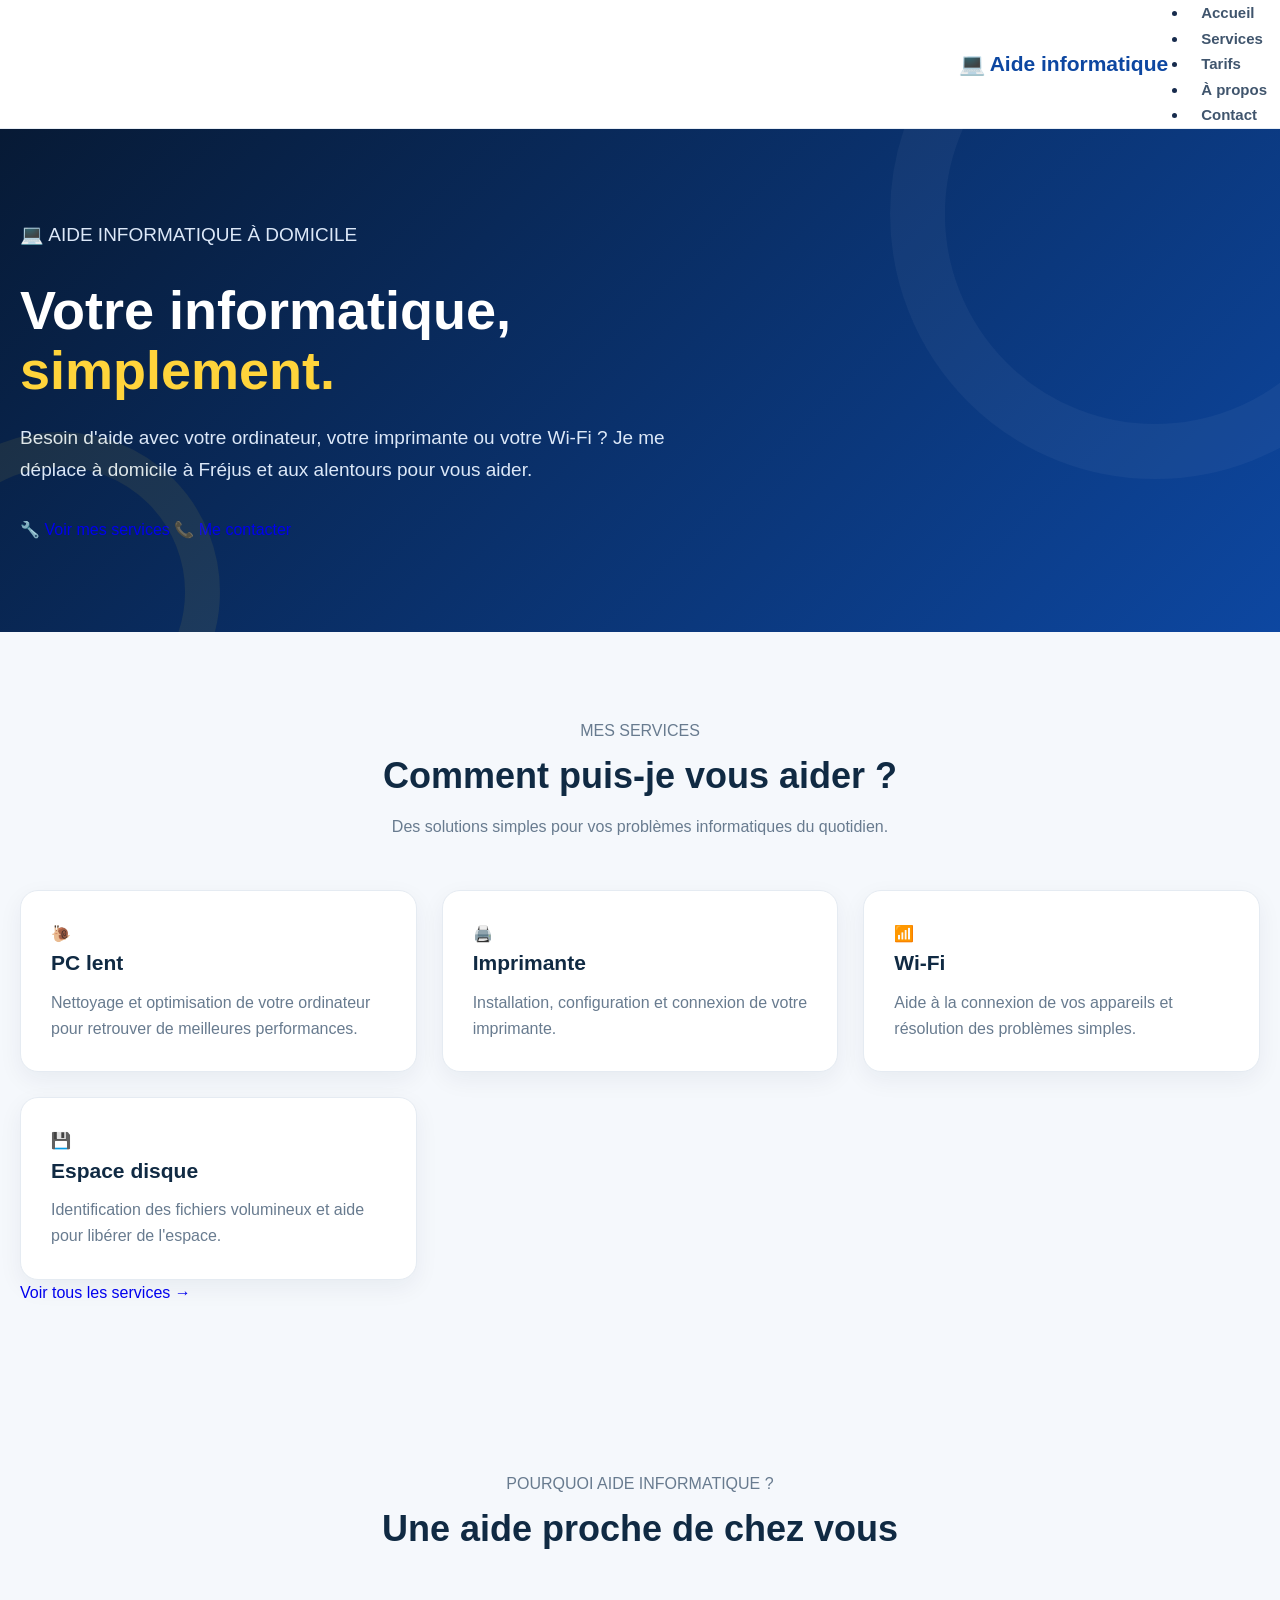
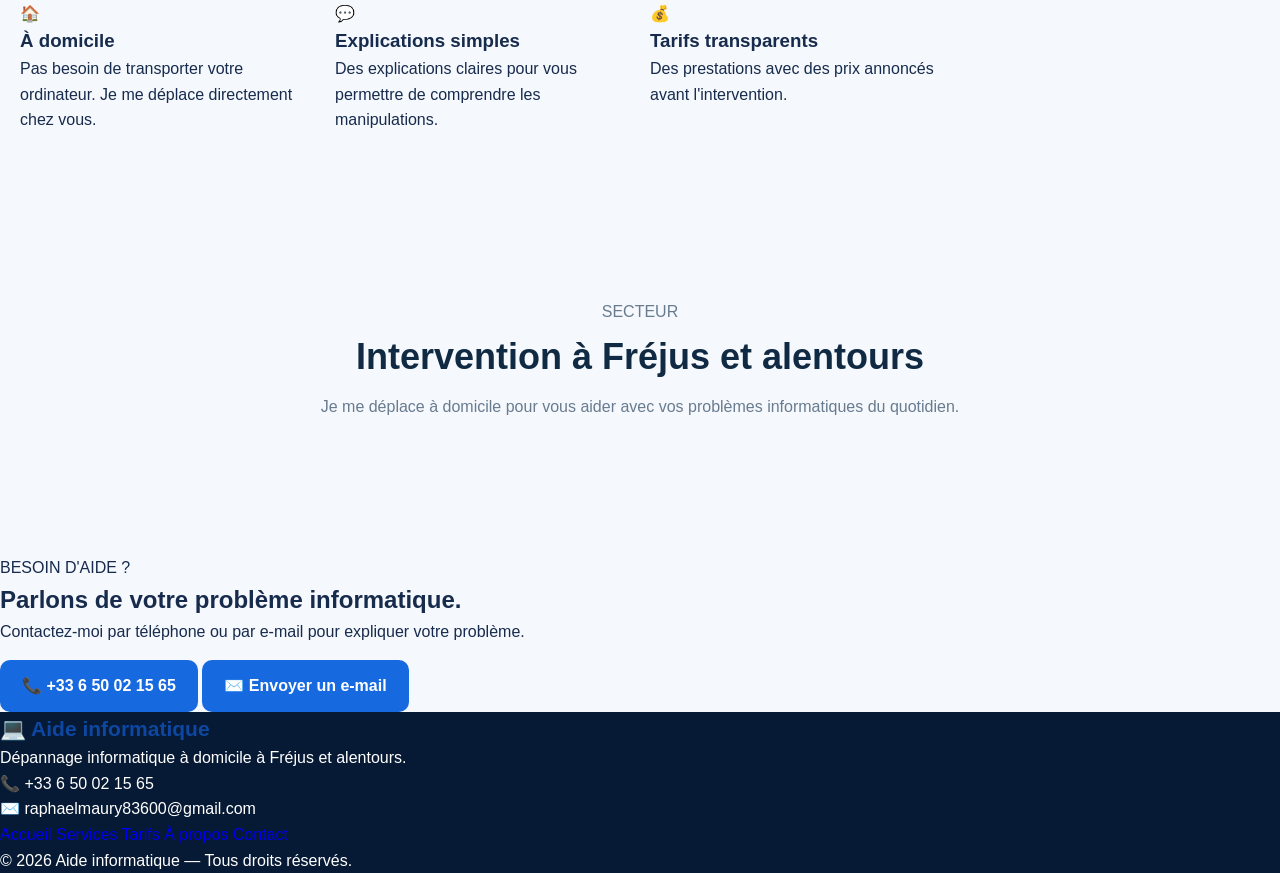
<file: index.html>
<!DOCTYPE html>
<html lang="fr">

<head>
    <meta charset="UTF-8">
    <meta name="viewport" content="width=device-width, initial-scale=1.0">

    <title>Aide informatique | Dépannage à domicile à Fréjus</title>

    <meta name="description"
        content="Aide informatique à domicile à Fréjus et alentours. PC lent, imprimante, Wi-Fi, logiciels et assistance informatique.">

    <link rel="stylesheet" href="style.css">
</head>

<body>

    <!-- ================= MENU ================= -->

    <header>
        <nav class="navbar">

            <a href="index.html" class="logo">
                💻 Aide <span>informatique</span>
            </a>

            <ul class="menu">
                <li>
                    <a href="index.html">Accueil</a>
                </li>

                <li>
                    <a href="services.html">Services</a>
                </li>

                <li>
                    <a href="tarifs.html">Tarifs</a>
                </li>

                <li>
                    <a href="apropos.html">À propos</a>
                </li>

                <li>
                    <a href="contact.html">Contact</a>
                </li>
            </ul>

        </nav>
    </header>


    <!-- ================= ACCUEIL ================= -->

    <main>

        <section class="hero">

            <div class="hero-content">

                <p class="surtitle">
                    💻 AIDE INFORMATIQUE À DOMICILE
                </p>

                <h1>
                    Votre informatique,
                    <span>simplement.</span>
                </h1>

                <p class="hero-text">
                    Besoin d'aide avec votre ordinateur, votre imprimante
                    ou votre Wi-Fi ? Je me déplace à domicile à Fréjus
                    et aux alentours pour vous aider.
                </p>

                <div class="buttons">

                    <a href="services.html" class="button">
                        🔧 Voir mes services
                    </a>

                    <a href="contact.html" class="button secondary">
                        📞 Me contacter
                    </a>

                </div>

            </div>

        </section>


        <!-- ================= SERVICES RAPIDES ================= -->

        <section class="section">

            <div class="section-title">

                <p class="surtitle">
                    MES SERVICES
                </p>

                <h2>
                    Comment puis-je vous aider ?
                </h2>

                <p>
                    Des solutions simples pour vos problèmes informatiques
                    du quotidien.
                </p>

            </div>


            <div class="services-grid">

                <div class="service-card">

                    <div class="icon">🐌</div>

                    <h3>
                        PC lent
                    </h3>

                    <p>
                        Nettoyage et optimisation de votre ordinateur
                        pour retrouver de meilleures performances.
                    </p>

                </div>


                <div class="service-card">

                    <div class="icon">🖨️</div>

                    <h3>
                        Imprimante
                    </h3>

                    <p>
                        Installation, configuration et connexion
                        de votre imprimante.
                    </p>

                </div>


                <div class="service-card">

                    <div class="icon">📶</div>

                    <h3>
                        Wi-Fi
                    </h3>

                    <p>
                        Aide à la connexion de vos appareils
                        et résolution des problèmes simples.
                    </p>

                </div>


                <div class="service-card">

                    <div class="icon">💾</div>

                    <h3>
                        Espace disque
                    </h3>

                    <p>
                        Identification des fichiers volumineux
                        et aide pour libérer de l'espace.
                    </p>

                </div>

            </div>


            <div class="center-button">

                <a href="services.html" class="button">
                    Voir tous les services →
                </a>

            </div>

        </section>


        <!-- ================= POURQUOI MOI ================= -->

        <section class="section advantages">

            <div class="section-title">

                <p class="surtitle">
                    POURQUOI AIDE INFORMATIQUE ?
                </p>

                <h2>
                    Une aide proche de chez vous
                </h2>

            </div>


            <div class="advantages-grid">

                <div>

                    <div class="big-icon">
                        🏠
                    </div>

                    <h3>
                        À domicile
                    </h3>

                    <p>
                        Pas besoin de transporter votre ordinateur.
                        Je me déplace directement chez vous.
                    </p>

                </div>


                <div>

                    <div class="big-icon">
                        💬
                    </div>

                    <h3>
                        Explications simples
                    </h3>

                    <p>
                        Des explications claires pour vous permettre
                        de comprendre les manipulations.
                    </p>

                </div>


                <div>

                    <div class="big-icon">
                        💰
                    </div>

                    <h3>
                        Tarifs transparents
                    </h3>

                    <p>
                        Des prestations avec des prix annoncés
                        avant l'intervention.
                    </p>

                </div>

            </div>

        </section>


        <!-- ================= ZONE D'INTERVENTION ================= -->

        <section class="section location">

            <div class="section-title">

                <p class="surtitle">
                    SECTEUR
                </p>

                <h2>
                    Intervention à Fréjus et alentours
                </h2>

                <p>
                    Je me déplace à domicile pour vous aider
                    avec vos problèmes informatiques du quotidien.
                </p>

            </div>

        </section>


        <!-- ================= CONTACT RAPIDE ================= -->

        <section class="contact">

            <div class="contact-content">

                <p class="surtitle">
                    BESOIN D'AIDE ?
                </p>

                <h2>
                    Parlons de votre problème informatique.
                </h2>

                <p>
                    Contactez-moi par téléphone ou par e-mail
                    pour expliquer votre problème.
                </p>


                <div class="contact-buttons">

                    <a href="tel:+33650021565" class="contact-button">
                        📞 +33 6 50 02 15 65
                    </a>

                    <a href="mailto:raphaelmaury83600@gmail.com"
                        class="contact-button">

                        ✉️ Envoyer un e-mail

                    </a>

                </div>

            </div>

        </section>

    </main>


    <!-- ================= FOOTER ================= -->

    <footer>

        <div class="logo">
            💻 Aide <span>informatique</span>
        </div>

        <p>
            Dépannage informatique à domicile à Fréjus et alentours.
        </p>

        <p>
            📞 +33 6 50 02 15 65
        </p>

        <p>
            ✉️ raphaelmaury83600@gmail.com
        </p>

        <div class="footer-links">

            <a href="index.html">Accueil</a>
            <a href="services.html">Services</a>
            <a href="tarifs.html">Tarifs</a>
            <a href="apropos.html">À propos</a>
            <a href="contact.html">Contact</a>

        </div>

        <p class="copyright">
            © 2026 Aide informatique — Tous droits réservés.
        </p>

    </footer>

</body>

</html>
</file>
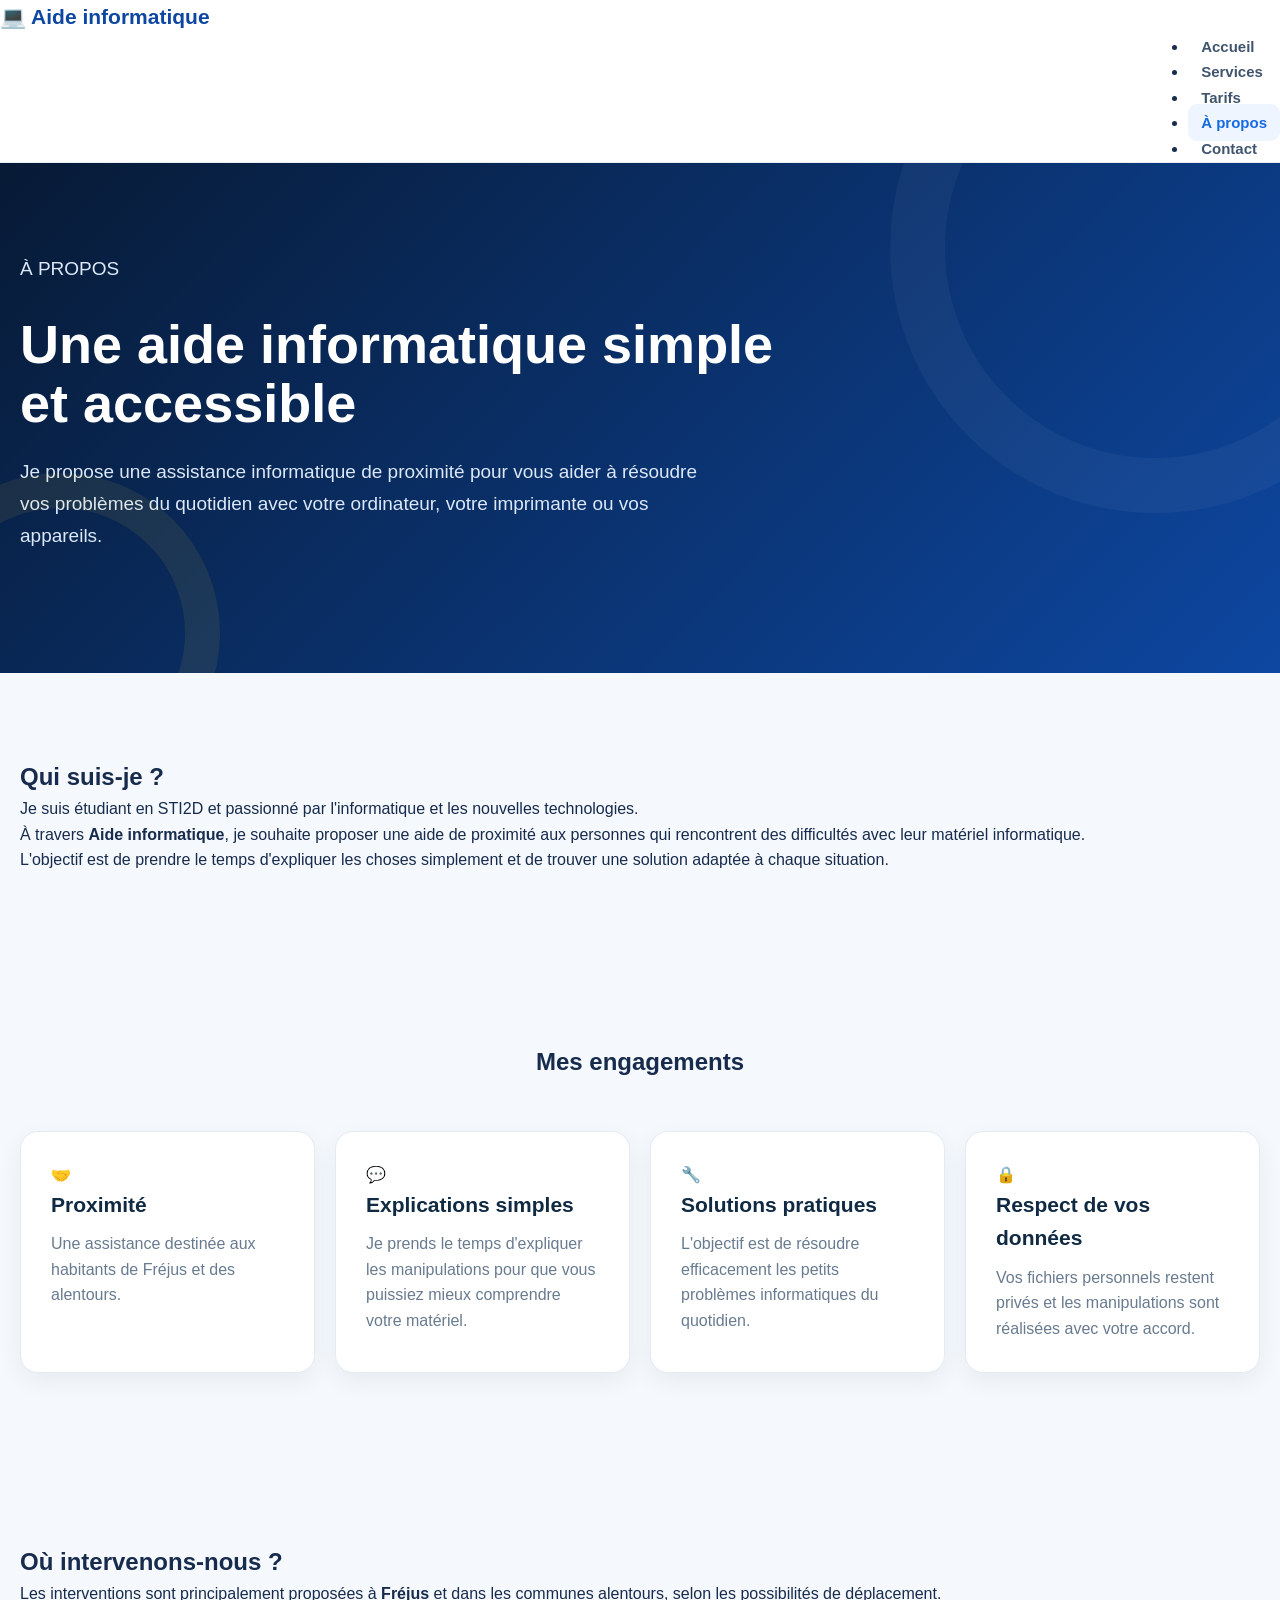
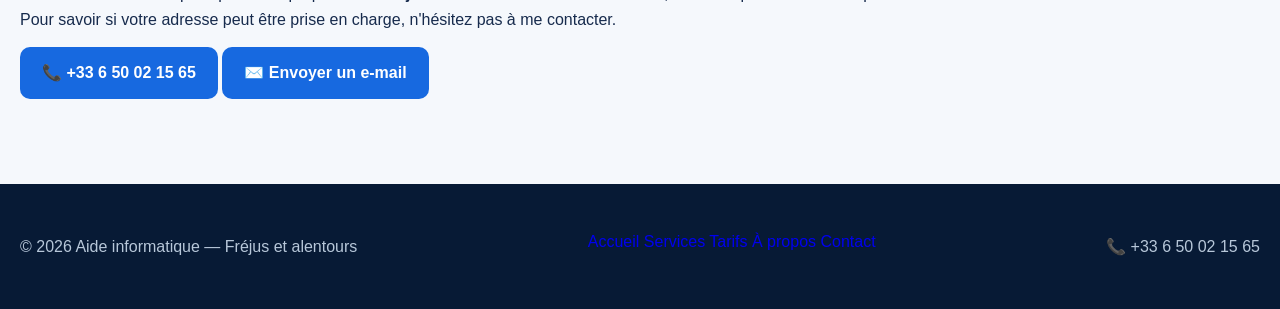
<file: apropos.html>
<!DOCTYPE html>
<html lang="fr">
<head>
    <meta charset="UTF-8">
    <meta name="viewport" content="width=device-width, initial-scale=1.0">

    <title>À propos | Aide informatique à Fréjus</title>

    <meta name="description"
          content="Découvrez Aide informatique à Fréjus et son approche de l'assistance informatique à domicile.">

    <link rel="stylesheet" href="style.css">
</head>

<body>

    <!-- =========================
         HEADER
    ========================== -->
    <header class="navbar">

        <a href="index.html" class="logo">
            💻 Aide <span>informatique</span>
        </a>

        <nav>
            <ul class="menu">
                <li><a href="index.html">Accueil</a></li>
                <li><a href="services.html">Services</a></li>
                <li><a href="tarifs.html">Tarifs</a></li>
                <li><a href="apropos.html" class="active">À propos</a></li>
                <li><a href="contact.html">Contact</a></li>
            </ul>
        </nav>

    </header>


    <!-- =========================
         HERO
    ========================== -->
    <section class="hero">

        <div class="hero-content">

            <p class="surtitle">
                À PROPOS
            </p>

            <h1>
                Une aide informatique simple et accessible
            </h1>

            <p class="hero-text">
                Je propose une assistance informatique de proximité
                pour vous aider à résoudre vos problèmes du quotidien
                avec votre ordinateur, votre imprimante ou vos appareils.
            </p>

        </div>

    </section>


    <!-- =========================
         PRESENTATION
    ========================== -->
    <section class="section">

        <div class="contact-content">

            <h2>
                Qui suis-je ?
            </h2>

            <p>
                Je suis étudiant en STI2D et passionné par l'informatique
                et les nouvelles technologies.
            </p>

            <p>
                À travers <strong>Aide informatique</strong>, je souhaite
                proposer une aide de proximité aux personnes qui rencontrent
                des difficultés avec leur matériel informatique.
            </p>

            <p>
                L'objectif est de prendre le temps d'expliquer les choses
                simplement et de trouver une solution adaptée à chaque
                situation.
            </p>

        </div>

    </section>


    <!-- =========================
         VALEURS
    ========================== -->
    <section class="section">

        <h2 class="section-title">
            Mes engagements
        </h2>

        <div class="advantages-grid">

            <div class="service-card">

                <div class="big-icon">
                    🤝
                </div>

                <h3>
                    Proximité
                </h3>

                <p>
                    Une assistance destinée aux habitants de Fréjus
                    et des alentours.
                </p>

            </div>


            <div class="service-card">

                <div class="big-icon">
                    💬
                </div>

                <h3>
                    Explications simples
                </h3>

                <p>
                    Je prends le temps d'expliquer les manipulations
                    pour que vous puissiez mieux comprendre votre matériel.
                </p>

            </div>


            <div class="service-card">

                <div class="big-icon">
                    🔧
                </div>

                <h3>
                    Solutions pratiques
                </h3>

                <p>
                    L'objectif est de résoudre efficacement les petits
                    problèmes informatiques du quotidien.
                </p>

            </div>


            <div class="service-card">

                <div class="big-icon">
                    🔒
                </div>

                <h3>
                    Respect de vos données
                </h3>

                <p>
                    Vos fichiers personnels restent privés et les
                    manipulations sont réalisées avec votre accord.
                </p>

            </div>

        </div>

    </section>


    <!-- =========================
         ZONE D'INTERVENTION
    ========================== -->
    <section class="section">

        <div class="contact-content">

            <h2>
                Où intervenons-nous ?
            </h2>

            <p>
                Les interventions sont principalement proposées à
                <strong>Fréjus</strong> et dans les communes alentours,
                selon les possibilités de déplacement.
            </p>

            <p>
                Pour savoir si votre adresse peut être prise en charge,
                n'hésitez pas à me contacter.
            </p>

            <div class="contact-buttons">

                <a href="tel:+33650021565" class="contact-button">
                    📞 +33 6 50 02 15 65
                </a>

                <a href="mailto:raphaelmaury83600@gmail.com"
                   class="contact-button">
                    ✉️ Envoyer un e-mail
                </a>

            </div>

        </div>

    </section>


    <!-- =========================
         FOOTER
    ========================== -->
    <footer>

        <div class="footer-content">

            <p>
                © 2026 Aide informatique — Fréjus et alentours
            </p>

            <div class="footer-links">

                <a href="index.html">
                    Accueil
                </a>

                <a href="services.html">
                    Services
                </a>

                <a href="tarifs.html">
                    Tarifs
                </a>

                <a href="apropos.html">
                    À propos
                </a>

                <a href="contact.html">
                    Contact
                </a>

            </div>

            <p>
                📞 +33 6 50 02 15 65
            </p>

        </div>

    </footer>

</body>
</html>
</file>
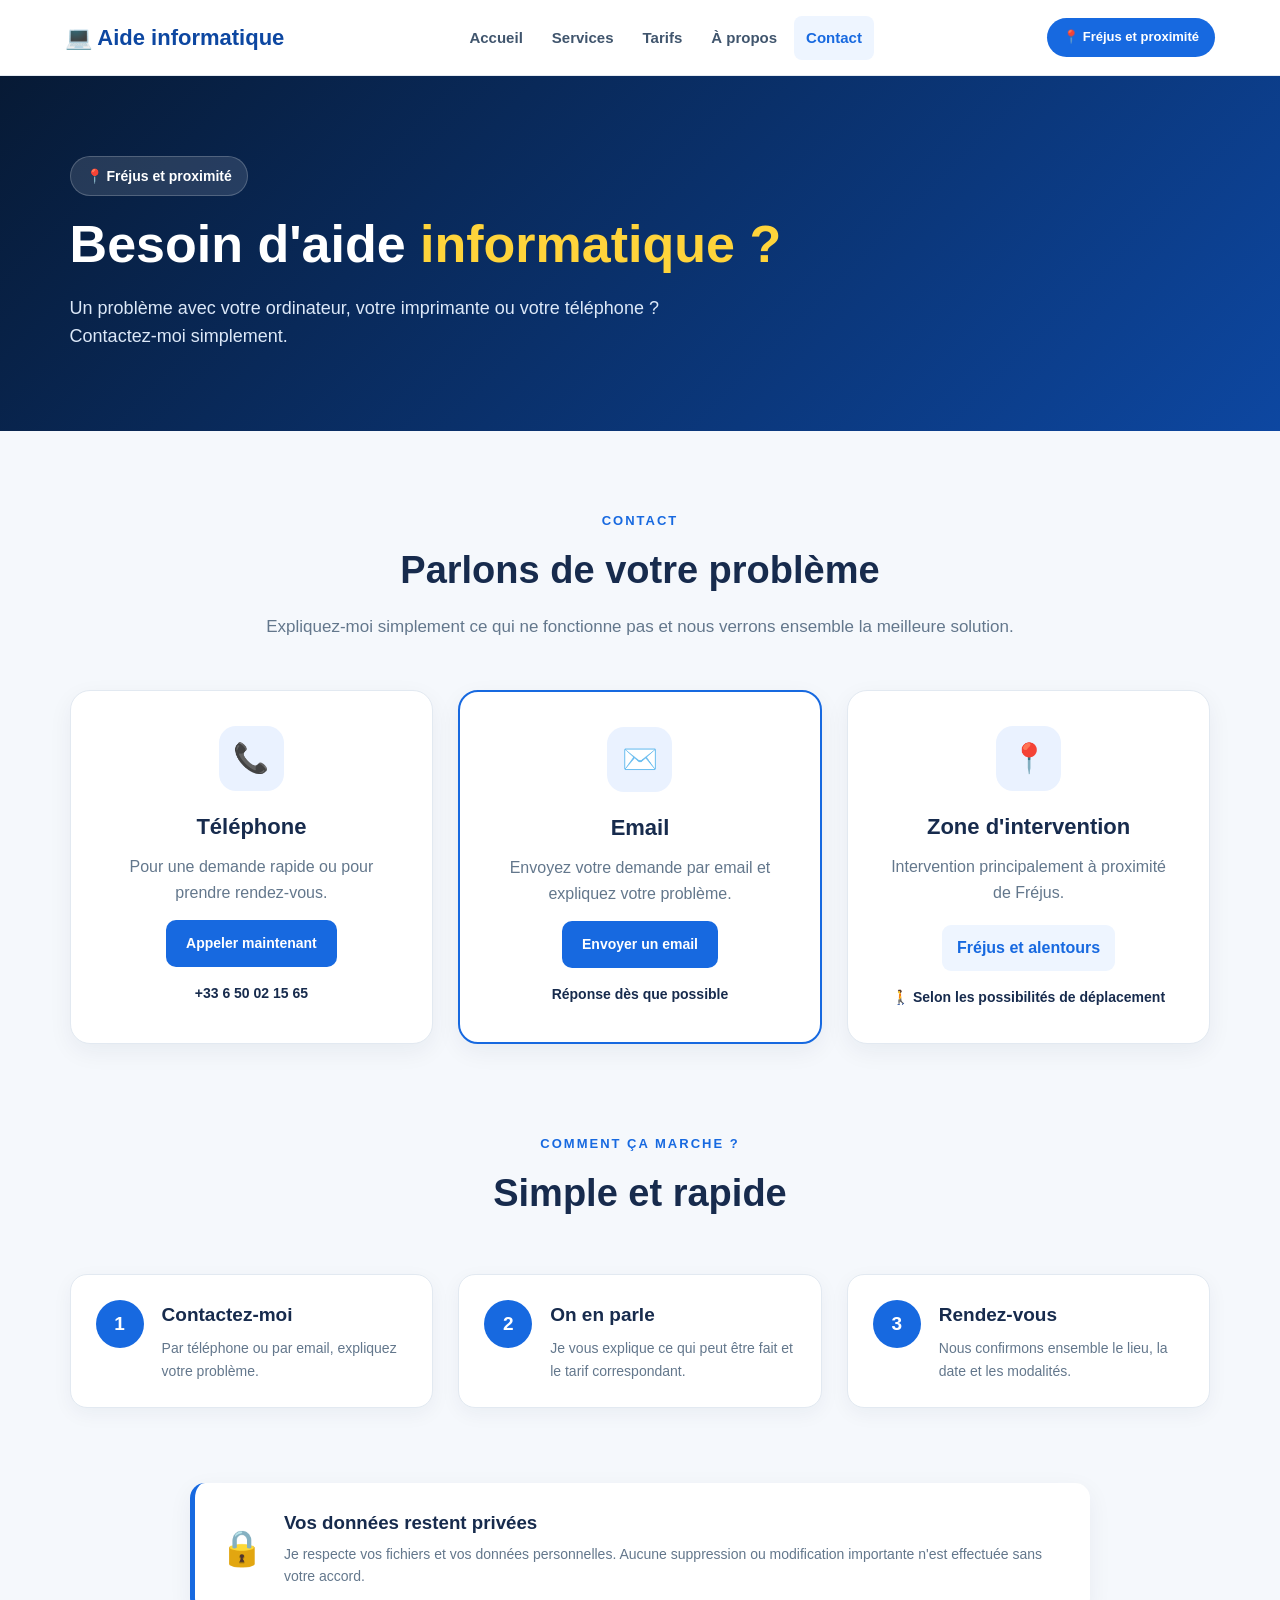
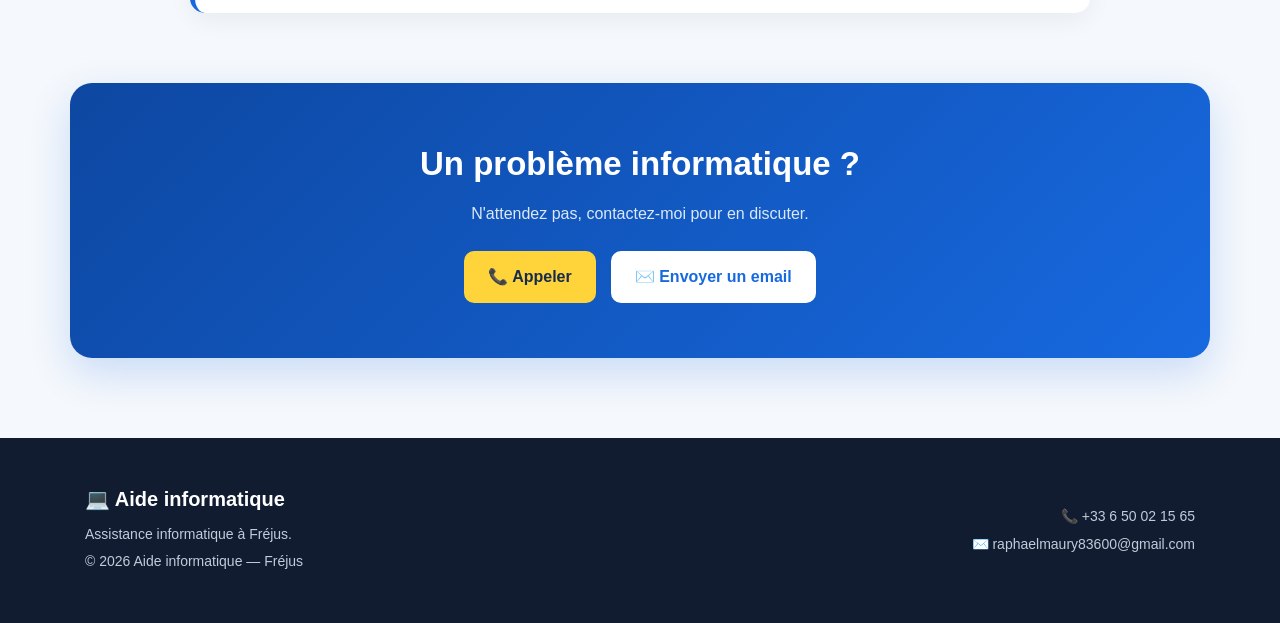
<file: contact.html>
<!DOCTYPE html>
<html lang="fr">

<head>
    <meta charset="UTF-8">
    <meta name="viewport" content="width=device-width, initial-scale=1.0">

    <title>Contact | Aide informatique à Fréjus</title>

    <style>

        /* =========================
           RESET
        ========================= */

        * {
            margin: 0;
            padding: 0;
            box-sizing: border-box;
        }

        html {
            scroll-behavior: smooth;
        }

        body {
            font-family: Arial, Helvetica, sans-serif;
            background: #f5f8fc;
            color: #172b4d;
            line-height: 1.6;
        }

        a {
            text-decoration: none;
        }

        .container {
            width: 92%;
            max-width: 1150px;
            margin: auto;
        }


        /* =========================
           HEADER
        ========================= */

        .site-header {
            background: white;
            border-bottom: 1px solid #e5ebf2;
        }

        .nav {
            min-height: 75px;
            display: flex;
            align-items: center;
            justify-content: space-between;
            gap: 20px;
        }

        .logo {
            color: #0d47a1;
            font-size: 22px;
            font-weight: 800;
            white-space: nowrap;
        }

        nav {
            display: flex;
            align-items: center;
            gap: 5px;
        }

        nav a {
            color: #40556d;
            padding: 10px 12px;
            border-radius: 8px;
            font-size: 15px;
            font-weight: 600;
            transition: 0.2s;
        }

        nav a:hover {
            background: #eef5ff;
            color: #1769e0;
        }

        nav a.active {
            background: #eef5ff;
            color: #1769e0;
            font-weight: 800;
        }

        .header-location {
            background: #1769e0;
            color: white;
            padding: 9px 16px;
            border-radius: 25px;
            font-size: 13px;
            font-weight: 700;
            white-space: nowrap;
        }


        /* =========================
           HERO
        ========================= */

        .hero {
            background: linear-gradient(135deg, #071a35, #0d47a1);
            color: white;
            padding: 80px 20px;
        }

        .badge {
            display: inline-block;
            padding: 8px 15px;
            border-radius: 30px;
            background: rgba(255,255,255,0.12);
            border: 1px solid rgba(255,255,255,0.2);
            font-size: 14px;
            font-weight: 700;
            margin-bottom: 20px;
        }

        .hero h1 {
            font-size: 52px;
            line-height: 1.1;
            margin-bottom: 20px;
        }

        .hero h1 span {
            color: #ffd43b;
        }

        .hero p {
            max-width: 680px;
            font-size: 18px;
            color: #dce8f8;
        }


        /* =========================
           SECTION CONTACT
        ========================= */

        .contact-section {
            padding: 80px 20px;
            background: #f5f8fc;
        }

        .section-title {
            text-align: center;
            max-width: 750px;
            margin: 0 auto 50px;
        }

        .section-title span {
            display: block;
            color: #1769e0;
            font-size: 13px;
            font-weight: 800;
            letter-spacing: 2px;
            margin-bottom: 8px;
        }

        .section-title h2 {
            font-size: 38px;
            color: #172b4d;
            margin-bottom: 12px;
        }

        .section-title p {
            color: #63778c;
            font-size: 17px;
        }


        /* =========================
           CARTES CONTACT
        ========================= */

        .contact-grid {
            display: grid;
            grid-template-columns: repeat(3, 1fr);
            gap: 25px;
            margin-bottom: 90px;
        }

        .contact-card {
            background: white;
            border: 1px solid #e2e9f1;
            border-radius: 20px;
            padding: 35px 25px;
            text-align: center;
            min-height: 315px;

            display: flex;
            flex-direction: column;
            align-items: center;

            box-shadow: 0 8px 25px rgba(17,42,70,0.06);

            transition: 0.25s;
        }

        .contact-card:hover {
            transform: translateY(-6px);
            box-shadow: 0 18px 40px rgba(17,42,70,0.12);
        }

        .contact-card.featured {
            border: 2px solid #1769e0;
        }

        .contact-icon {
            width: 65px;
            height: 65px;

            display: flex;
            align-items: center;
            justify-content: center;

            background: #eaf2ff;
            border-radius: 17px;

            font-size: 29px;
            margin-bottom: 18px;
        }

        .contact-card h3 {
            font-size: 22px;
            color: #172b4d;
            margin-bottom: 10px;
        }

        .contact-card p {
            color: #63778c;
            max-width: 280px;
            margin-bottom: 15px;
        }

        .contact-card strong {
            margin-top: 15px;
            color: #172b4d;
            font-size: 14px;
        }

        .contact-button {
            display: inline-block;
            background: #1769e0;
            color: white;

            padding: 12px 20px;
            border-radius: 10px;

            font-size: 14px;
            font-weight: 700;

            transition: 0.2s;
        }

        .contact-button:hover {
            background: #0d4fa8;
            transform: translateY(-2px);
        }

        .zone {
            background: #eef5ff;
            color: #1769e0;
            padding: 10px 15px;
            border-radius: 9px;
            font-weight: 800;
            margin-top: 5px;
        }


        /* =========================
           COMMENT CA MARCHE
        ========================= */

        .how-section {
            margin-bottom: 75px;
        }

        .steps {
            display: grid;
            grid-template-columns: repeat(3, 1fr);
            gap: 25px;
        }

        .step {
            background: white;
            border: 1px solid #e2e9f1;
            border-radius: 17px;
            padding: 25px;

            display: flex;
            align-items: flex-start;
            gap: 18px;

            box-shadow: 0 6px 20px rgba(17,42,70,0.05);
        }

        .step-number {
            flex-shrink: 0;

            width: 48px;
            height: 48px;

            display: flex;
            align-items: center;
            justify-content: center;

            border-radius: 50%;
            background: #1769e0;
            color: white;

            font-size: 19px;
            font-weight: 800;
        }

        .step h3 {
            color: #172b4d;
            font-size: 19px;
            margin-bottom: 7px;
        }

        .step p {
            color: #63778c;
            font-size: 14px;
        }


        /* =========================
           CONFIDENTIALITE
        ========================= */

        .privacy {
            max-width: 900px;
            margin: 0 auto 70px;

            background: white;
            border-left: 5px solid #1769e0;
            border-radius: 15px;

            padding: 25px;

            display: flex;
            align-items: center;
            gap: 20px;

            box-shadow: 0 7px 25px rgba(17,42,70,0.06);
        }

        .privacy-icon {
            font-size: 35px;
        }

        .privacy h3 {
            color: #172b4d;
            margin-bottom: 5px;
        }

        .privacy p {
            color: #63778c;
            font-size: 14px;
        }


        /* =========================
           BLOC FINAL
        ========================= */

        .final {
            background: linear-gradient(135deg, #0d47a1, #1769e0);
            color: white;

            text-align: center;

            padding: 55px 25px;
            border-radius: 22px;

            box-shadow: 0 15px 40px rgba(23,105,224,0.2);
        }

        .final h2 {
            font-size: 33px;
            margin-bottom: 10px;
        }

        .final p {
            color: #dce8f8;
            margin-bottom: 25px;
        }

        .final-buttons {
            display: flex;
            justify-content: center;
            gap: 15px;
            flex-wrap: wrap;
        }

        .phone-button,
        .email-button {
            padding: 13px 24px;
            border-radius: 10px;
            font-weight: 800;
            transition: 0.2s;
        }

        .phone-button {
            background: #ffd43b;
            color: #172b4d;
        }

        .email-button {
            background: white;
            color: #1769e0;
        }

        .phone-button:hover,
        .email-button:hover {
            transform: translateY(-3px);
        }


        /* =========================
           FOOTER
        ========================= */

        footer {
            background: #111c31;
            color: white;
            margin-top: 0;
        }

        .footer-content {
            display: flex;
            justify-content: space-between;
            align-items: center;
            gap: 30px;

            padding: 45px 20px;
        }

        .footer-left h3 {
            font-size: 20px;
            margin-bottom: 8px;
        }

        .footer-left p,
        .footer-right p {
            color: #c0ccda;
            font-size: 14px;
            margin: 5px 0;
        }

        .footer-right {
            text-align: right;
        }


        /* =========================
           TABLETTE
        ========================= */

        @media (max-width: 950px) {

            .nav {
                flex-wrap: wrap;
                justify-content: center;
                padding: 15px 0;
            }

            .contact-grid,
            .steps {
                grid-template-columns: 1fr;
            }

            .contact-card {
                min-height: auto;
            }

            .header-location {
                display: none;
            }

            .hero h1 {
                font-size: 45px;
            }

            .footer-content {
                flex-direction: column;
                align-items: flex-start;
            }

            .footer-right {
                text-align: left;
            }
        }


        /* =========================
           TELEPHONE
        ========================= */

        @media (max-width: 600px) {

            .container {
                width: 92%;
            }

            .nav {
                flex-direction: column;
                gap: 12px;
            }

            nav {
                justify-content: center;
                flex-wrap: wrap;
            }

            nav a {
                font-size: 13px;
                padding: 8px;
            }

            .hero {
                padding: 60px 20px;
            }

            .hero h1 {
                font-size: 36px;
            }

            .hero p {
                font-size: 16px;
            }

            .contact-section {
                padding: 60px 15px;
            }

            .section-title h2 {
                font-size: 30px;
            }

            .section-title p {
                font-size: 15px;
            }

            .contact-card {
                padding: 30px 20px;
            }

            .step {
                padding: 20px;
            }

            .privacy {
                align-items: flex-start;
                padding: 20px;
            }

            .final {
                padding: 40px 20px;
            }

            .final h2 {
                font-size: 27px;
            }

            .final-buttons {
                flex-direction: column;
            }

            .phone-button,
            .email-button {
                display: block;
                width: 100%;
            }
        }

    </style>
</head>


<body>


    <!-- ================= HEADER ================= -->

    <header class="site-header">

        <div class="container nav">

            <a href="index.html" class="logo">
                💻 Aide informatique
            </a>

            <nav>

                <a href="index.html">
                    Accueil
                </a>

                <a href="services.html">
                    Services
                </a>

                <a href="tarifs.html">
                    Tarifs
                </a>

                <a href="apropos.html">
                    À propos
                </a>

                <a href="contact.html" class="active">
                    Contact
                </a>

            </nav>

            <div class="header-location">
                📍 Fréjus et proximité
            </div>

        </div>

    </header>


    <!-- ================= HERO ================= -->

    <section class="hero">

        <div class="container">

            <div class="badge">
                📍 Fréjus et proximité
            </div>

            <h1>
                Besoin d'aide
                <span>informatique ?</span>
            </h1>

            <p>
                Un problème avec votre ordinateur, votre imprimante
                ou votre téléphone ? Contactez-moi simplement.
            </p>

        </div>

    </section>


    <!-- ================= CONTENU ================= -->

    <main class="contact-section">

        <div class="container">


            <!-- TITRE -->

            <div class="section-title">

                <span>CONTACT</span>

                <h2>
                    Parlons de votre problème
                </h2>

                <p>
                    Expliquez-moi simplement ce qui ne fonctionne pas
                    et nous verrons ensemble la meilleure solution.
                </p>

            </div>


            <!-- ================= CARTES ================= -->

            <div class="contact-grid">


                <!-- TELEPHONE -->

                <div class="contact-card">

                    <div class="contact-icon">
                        📞
                    </div>

                    <h3>
                        Téléphone
                    </h3>

                    <p>
                        Pour une demande rapide ou pour prendre
                        rendez-vous.
                    </p>

                    <a
                        href="tel:+33650021565"
                        class="contact-button"
                    >
                        Appeler maintenant
                    </a>

                    <strong>
                        +33 6 50 02 15 65
                    </strong>

                </div>


                <!-- EMAIL -->

                <div class="contact-card featured">

                    <div class="contact-icon">
                        ✉️
                    </div>

                    <h3>
                        Email
                    </h3>

                    <p>
                        Envoyez votre demande par email et expliquez
                        votre problème.
                    </p>

                    <a
                        href="mailto:raphaelmaury83600@gmail.com"
                        class="contact-button"
                    >
                        Envoyer un email
                    </a>

                    <strong>
                        Réponse dès que possible
                    </strong>

                </div>


                <!-- ZONE -->

                <div class="contact-card">

                    <div class="contact-icon">
                        📍
                    </div>

                    <h3>
                        Zone d'intervention
                    </h3>

                    <p>
                        Intervention principalement à proximité
                        de Fréjus.
                    </p>

                    <div class="zone">
                        Fréjus et alentours
                    </div>

                    <strong>
                        🚶 Selon les possibilités de déplacement
                    </strong>

                </div>

            </div>


            <!-- ================= ETAPES ================= -->

            <section class="how-section">

                <div class="section-title">

                    <span>
                        COMMENT ÇA MARCHE ?
                    </span>

                    <h2>
                        Simple et rapide
                    </h2>

                </div>


                <div class="steps">


                    <div class="step">

                        <div class="step-number">
                            1
                        </div>

                        <div>

                            <h3>
                                Contactez-moi
                            </h3>

                            <p>
                                Par téléphone ou par email,
                                expliquez votre problème.
                            </p>

                        </div>

                    </div>


                    <div class="step">

                        <div class="step-number">
                            2
                        </div>

                        <div>

                            <h3>
                                On en parle
                            </h3>

                            <p>
                                Je vous explique ce qui peut être fait
                                et le tarif correspondant.
                            </p>

                        </div>

                    </div>


                    <div class="step">

                        <div class="step-number">
                            3
                        </div>

                        <div>

                            <h3>
                                Rendez-vous
                            </h3>

                            <p>
                                Nous confirmons ensemble le lieu,
                                la date et les modalités.
                            </p>

                        </div>

                    </div>


                </div>

            </section>


            <!-- ================= CONFIDENTIALITE ================= -->

            <div class="privacy">

                <div class="privacy-icon">
                    🔒
                </div>

                <div>

                    <h3>
                        Vos données restent privées
                    </h3>

                    <p>
                        Je respecte vos fichiers et vos données
                        personnelles. Aucune suppression ou modification
                        importante n'est effectuée sans votre accord.
                    </p>

                </div>

            </div>


            <!-- ================= FINAL ================= -->

            <section class="final">

                <h2>
                    Un problème informatique ?
                </h2>

                <p>
                    N'attendez pas, contactez-moi pour en discuter.
                </p>

                <div class="final-buttons">

                    <a
                        href="tel:+33650021565"
                        class="phone-button"
                    >
                        📞 Appeler
                    </a>

                    <a
                        href="mailto:raphaelmaury83600@gmail.com"
                        class="email-button"
                    >
                        ✉️ Envoyer un email
                    </a>

                </div>

            </section>


        </div>

    </main>


    <!-- ================= FOOTER ================= -->

    <footer>

        <div class="container footer-content">

            <div class="footer-left">

                <h3>
                    💻 Aide informatique
                </h3>

                <p>
                    Assistance informatique à Fréjus.
                </p>

                <p>
                    © 2026 Aide informatique — Fréjus
                </p>

            </div>


            <div class="footer-right">

                <p>
                    📞 +33 6 50 02 15 65
                </p>

                <p>
                    ✉️ raphaelmaury83600@gmail.com
                </p>

            </div>

        </div>

    </footer>


</body>

</html>
</file>
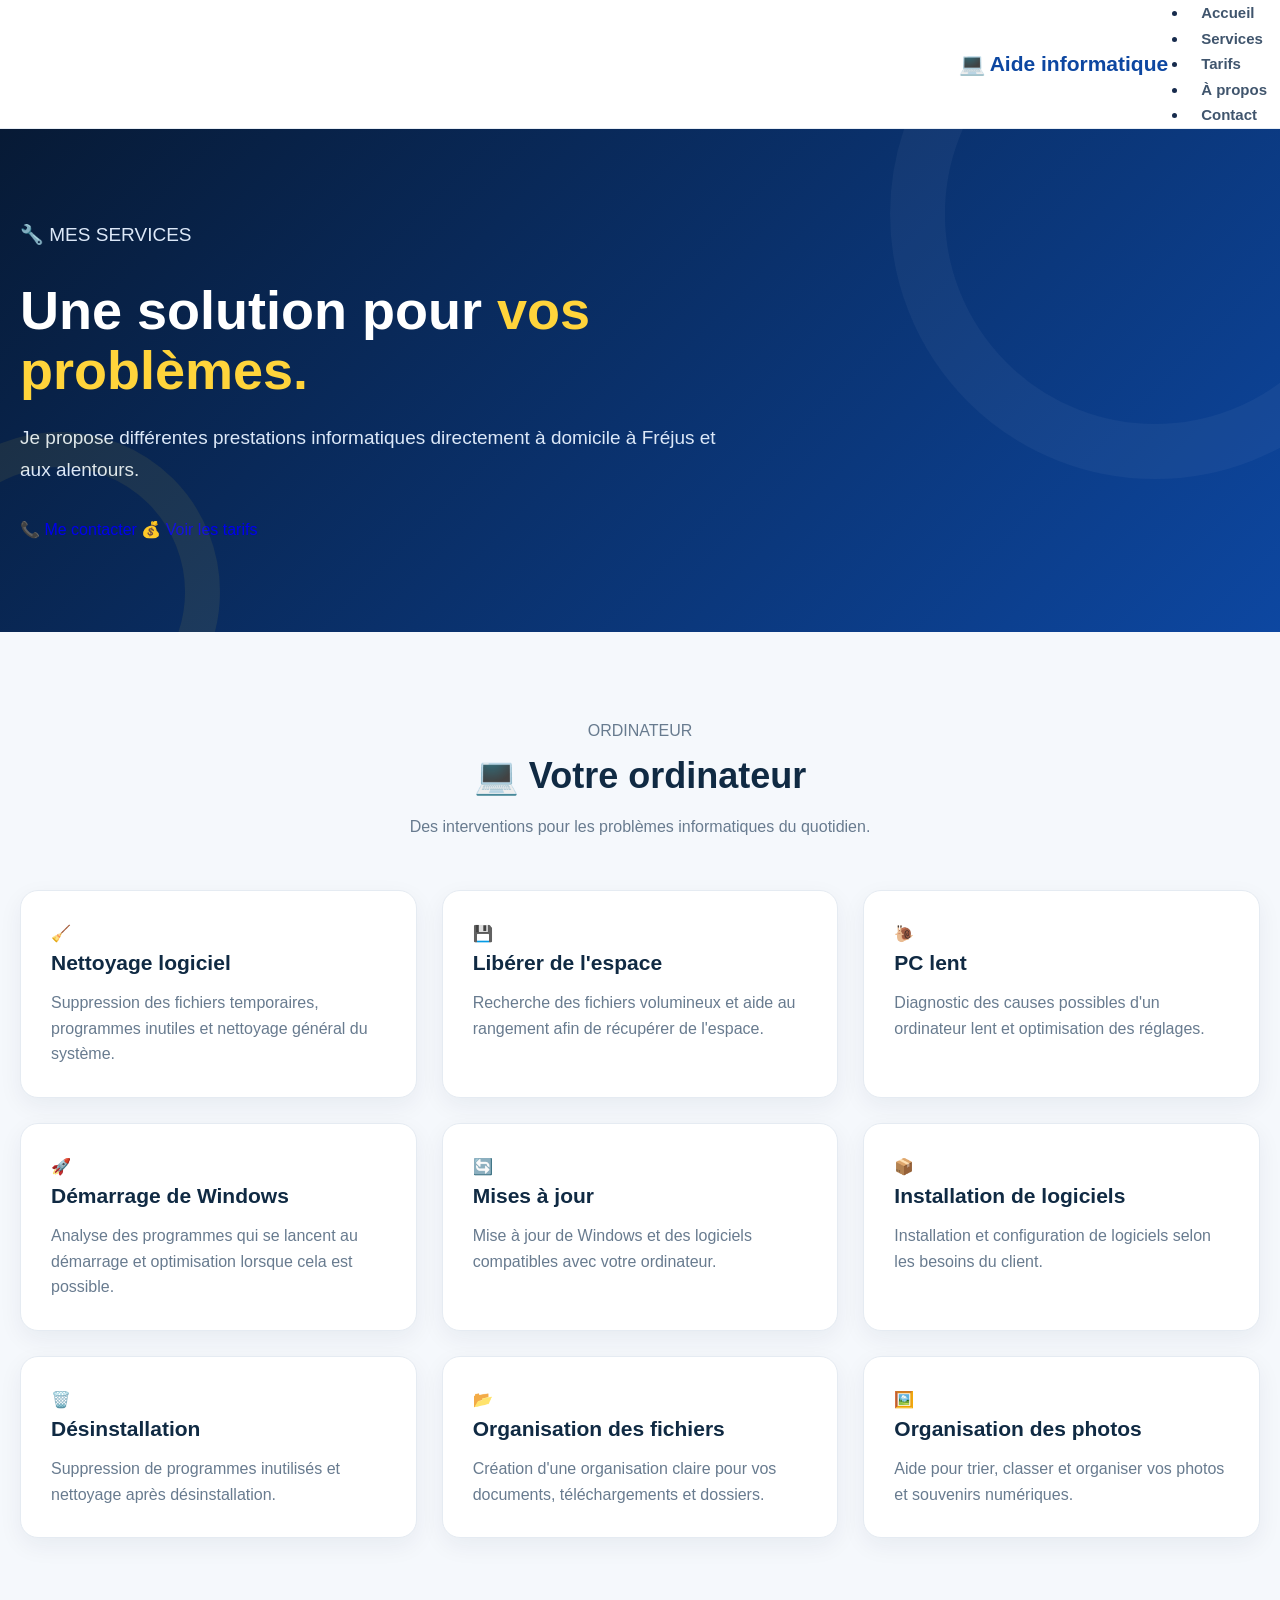
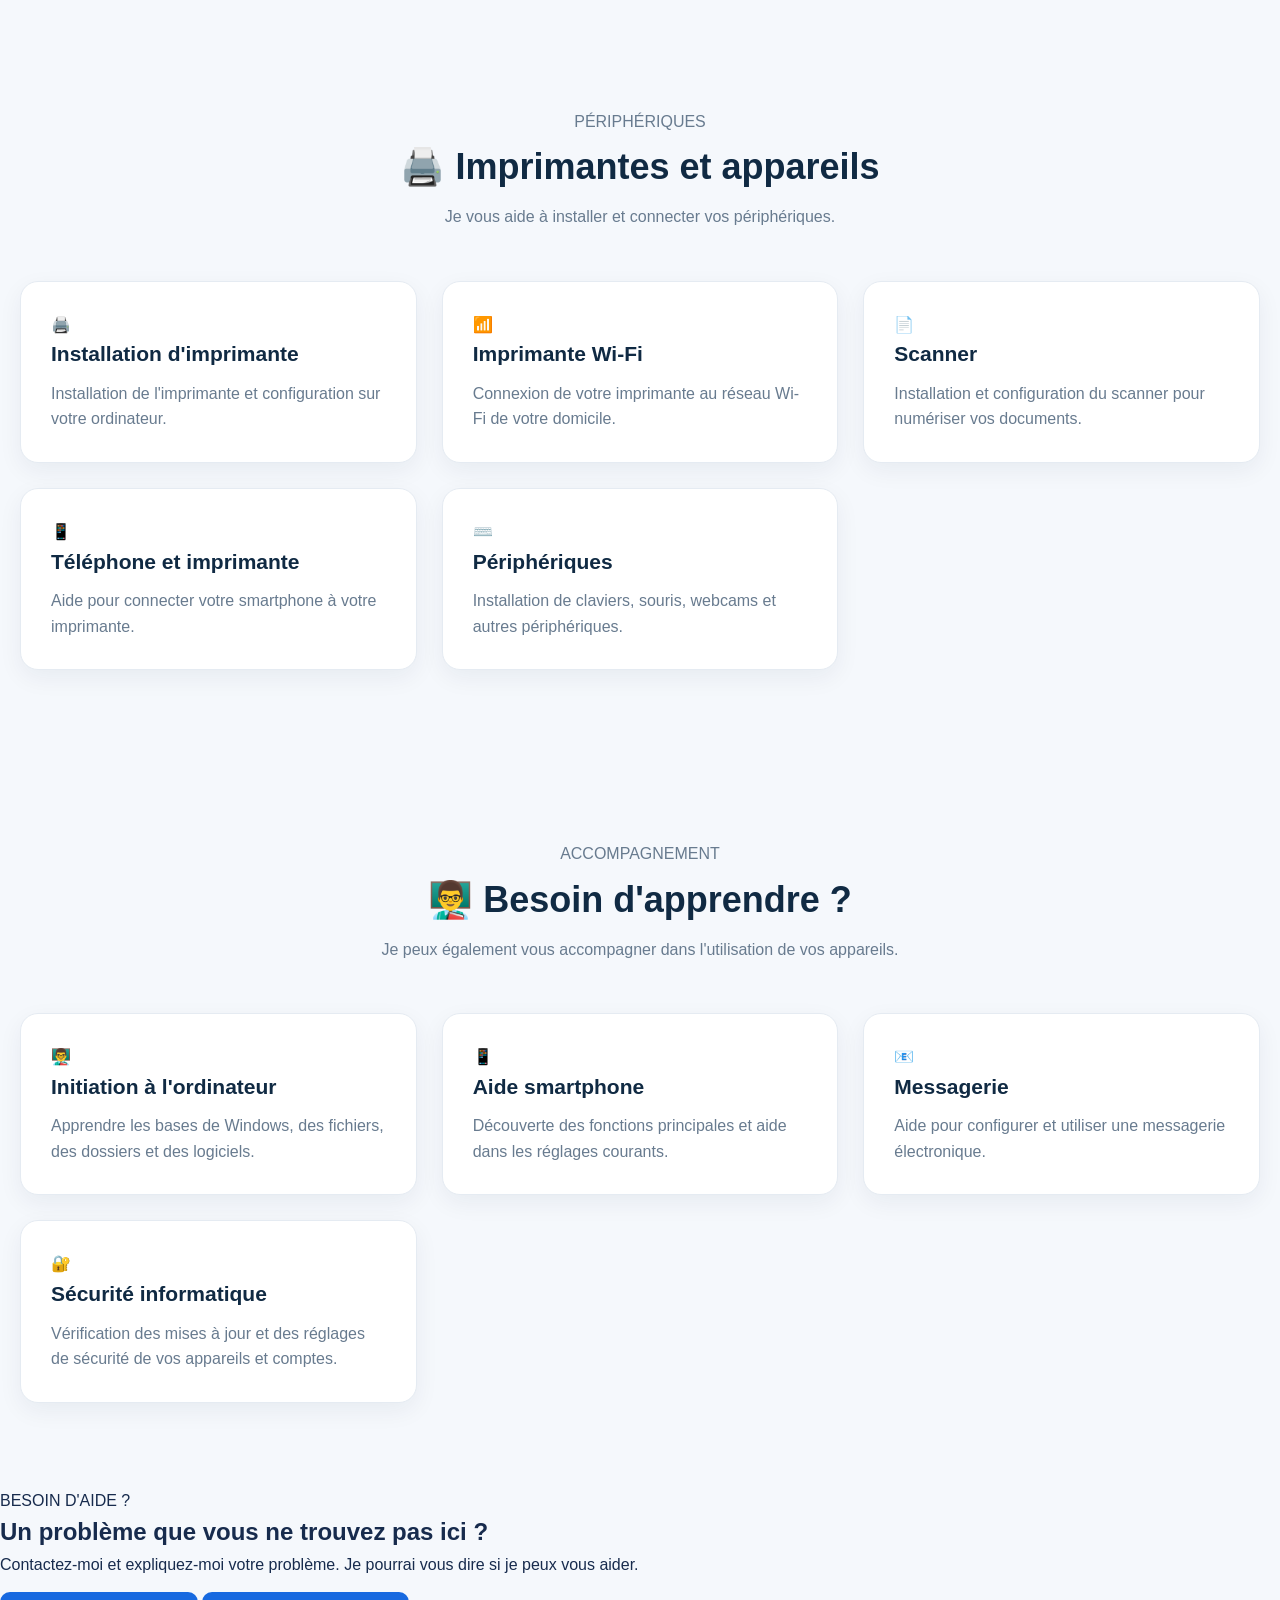
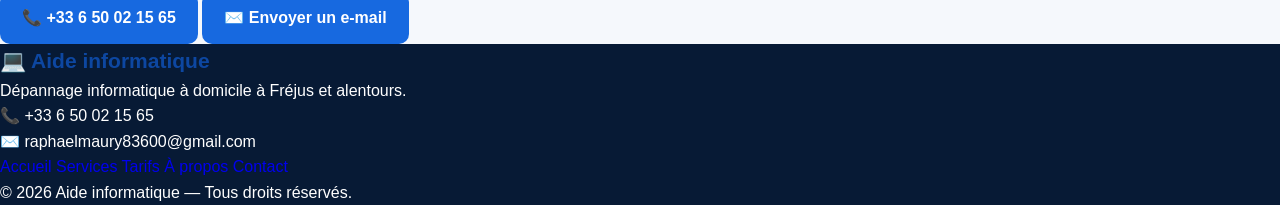
<file: services.html>
<!DOCTYPE html>
<html lang="fr">

<head>
    <meta charset="UTF-8">
    <meta name="viewport" content="width=device-width, initial-scale=1.0">

    <title>Services | Aide informatique à Fréjus</title>

    <meta name="description"
        content="Découvrez les services d'Aide informatique à domicile à Fréjus : dépannage PC, imprimantes, Wi-Fi, logiciels, sauvegardes et assistance.">

    <link rel="stylesheet" href="style.css">
</head>

<body>

    <!-- ================= MENU ================= -->

    <header>
        <nav class="navbar">

            <a href="index.html" class="logo">
                💻 Aide <span>informatique</span>
            </a>

            <ul class="menu">

                <li>
                    <a href="index.html">Accueil</a>
                </li>

                <li>
                    <a href="services.html">Services</a>
                </li>

                <li>
                    <a href="tarifs.html">Tarifs</a>
                </li>

                <li>
                    <a href="apropos.html">À propos</a>
                </li>

                <li>
                    <a href="contact.html">Contact</a>
                </li>

            </ul>

        </nav>
    </header>


    <!-- ================= TITRE ================= -->

    <main>

        <section class="hero">

            <div class="hero-content">

                <p class="surtitle">
                    🔧 MES SERVICES
                </p>

                <h1>
                    Une solution pour
                    <span>vos problèmes.</span>
                </h1>

                <p class="hero-text">
                    Je propose différentes prestations informatiques
                    directement à domicile à Fréjus et aux alentours.
                </p>

                <div class="buttons">

                    <a href="contact.html" class="button">
                        📞 Me contacter
                    </a>

                    <a href="tarifs.html" class="button secondary">
                        💰 Voir les tarifs
                    </a>

                </div>

            </div>

        </section>


        <!-- ================= SERVICES PC ================= -->

        <section class="section">

            <div class="section-title">

                <p class="surtitle">
                    ORDINATEUR
                </p>

                <h2>
                    💻 Votre ordinateur
                </h2>

                <p>
                    Des interventions pour les problèmes informatiques
                    du quotidien.
                </p>

            </div>


            <div class="services-grid">

                <div class="service-card">

                    <div class="icon">🧹</div>

                    <h3>
                        Nettoyage logiciel
                    </h3>

                    <p>
                        Suppression des fichiers temporaires,
                        programmes inutiles et nettoyage général
                        du système.
                    </p>

                </div>


                <div class="service-card">

                    <div class="icon">💾</div>

                    <h3>
                        Libérer de l'espace
                    </h3>

                    <p>
                        Recherche des fichiers volumineux et aide
                        au rangement afin de récupérer de l'espace.
                    </p>

                </div>


                <div class="service-card">

                    <div class="icon">🐌</div>

                    <h3>
                        PC lent
                    </h3>

                    <p>
                        Diagnostic des causes possibles d'un ordinateur
                        lent et optimisation des réglages.
                    </p>

                </div>


                <div class="service-card">

                    <div class="icon">🚀</div>

                    <h3>
                        Démarrage de Windows
                    </h3>

                    <p>
                        Analyse des programmes qui se lancent au démarrage
                        et optimisation lorsque cela est possible.
                    </p>

                </div>


                <div class="service-card">

                    <div class="icon">🔄</div>

                    <h3>
                        Mises à jour
                    </h3>

                    <p>
                        Mise à jour de Windows et des logiciels
                        compatibles avec votre ordinateur.
                    </p>

                </div>


                <div class="service-card">

                    <div class="icon">📦</div>

                    <h3>
                        Installation de logiciels
                    </h3>

                    <p>
                        Installation et configuration de logiciels
                        selon les besoins du client.
                    </p>

                </div>


                <div class="service-card">

                    <div class="icon">🗑️</div>

                    <h3>
                        Désinstallation
                    </h3>

                    <p>
                        Suppression de programmes inutilisés
                        et nettoyage après désinstallation.
                    </p>

                </div>


                <div class="service-card">

                    <div class="icon">📂</div>

                    <h3>
                        Organisation des fichiers
                    </h3>

                    <p>
                        Création d'une organisation claire pour vos
                        documents, téléchargements et dossiers.
                    </p>

                </div>


                <div class="service-card">

                    <div class="icon">🖼️</div>

                    <h3>
                        Organisation des photos
                    </h3>

                    <p>
                        Aide pour trier, classer et organiser
                        vos photos et souvenirs numériques.
                    </p>

                </div>

            </div>

        </section>


        <!-- ================= IMPRIMANTES ================= -->

        <section class="section location">

            <div class="section-title">

                <p class="surtitle">
                    PÉRIPHÉRIQUES
                </p>

                <h2>
                    🖨️ Imprimantes et appareils
                </h2>

                <p>
                    Je vous aide à installer et connecter
                    vos périphériques.
                </p>

            </div>


            <div class="services-grid">

                <div class="service-card">

                    <div class="icon">🖨️</div>

                    <h3>
                        Installation d'imprimante
                    </h3>

                    <p>
                        Installation de l'imprimante et configuration
                        sur votre ordinateur.
                    </p>

                </div>


                <div class="service-card">

                    <div class="icon">📶</div>

                    <h3>
                        Imprimante Wi-Fi
                    </h3>

                    <p>
                        Connexion de votre imprimante au réseau
                        Wi-Fi de votre domicile.
                    </p>

                </div>


                <div class="service-card">

                    <div class="icon">📄</div>

                    <h3>
                        Scanner
                    </h3>

                    <p>
                        Installation et configuration du scanner
                        pour numériser vos documents.
                    </p>

                </div>


                <div class="service-card">

                    <div class="icon">📱</div>

                    <h3>
                        Téléphone et imprimante
                    </h3>

                    <p>
                        Aide pour connecter votre smartphone
                        à votre imprimante.
                    </p>

                </div>


                <div class="service-card">

                    <div class="icon">⌨️</div>

                    <h3>
                        Périphériques
                    </h3>

                    <p>
                        Installation de claviers, souris, webcams
                        et autres périphériques.
                    </p>

                </div>

            </div>

        </section>


        <!-- ================= FORMATION ================= -->

        <section class="section">

            <div class="section-title">

                <p class="surtitle">
                    ACCOMPAGNEMENT
                </p>

                <h2>
                    👨‍🏫 Besoin d'apprendre ?
                </h2>

                <p>
                    Je peux également vous accompagner
                    dans l'utilisation de vos appareils.
                </p>

            </div>


            <div class="services-grid">

                <div class="service-card">

                    <div class="icon">👨‍🏫</div>

                    <h3>
                        Initiation à l'ordinateur
                    </h3>

                    <p>
                        Apprendre les bases de Windows, des fichiers,
                        des dossiers et des logiciels.
                    </p>

                </div>


                <div class="service-card">

                    <div class="icon">📱</div>

                    <h3>
                        Aide smartphone
                    </h3>

                    <p>
                        Découverte des fonctions principales
                        et aide dans les réglages courants.
                    </p>

                </div>


                <div class="service-card">

                    <div class="icon">📧</div>

                    <h3>
                        Messagerie
                    </h3>

                    <p>
                        Aide pour configurer et utiliser
                        une messagerie électronique.
                    </p>

                </div>


                <div class="service-card">

                    <div class="icon">🔐</div>

                    <h3>
                        Sécurité informatique
                    </h3>

                    <p>
                        Vérification des mises à jour et des réglages
                        de sécurité de vos appareils et comptes.
                    </p>

                </div>

            </div>

        </section>


        <!-- ================= DÉPANNAGE ================= -->

        <section class="contact">

            <div class="contact-content">

                <p class="surtitle">
                    BESOIN D'AIDE ?
                </p>

                <h2>
                    Un problème que vous ne trouvez pas ici ?
                </h2>

                <p>
                    Contactez-moi et expliquez-moi votre problème.
                    Je pourrai vous dire si je peux vous aider.
                </p>

                <div class="contact-buttons">

                    <a href="tel:+33650021565" class="contact-button">
                        📞 +33 6 50 02 15 65
                    </a>

                    <a href="mailto:raphaelmaury83600@gmail.com"
                        class="contact-button">

                        ✉️ Envoyer un e-mail

                    </a>

                </div>

            </div>

        </section>

    </main>


    <!-- ================= FOOTER ================= -->

    <footer>

        <div class="logo">
            💻 Aide <span>informatique</span>
        </div>

        <p>
            Dépannage informatique à domicile à Fréjus et alentours.
        </p>

        <p>
            📞 +33 6 50 02 15 65
        </p>

        <p>
            ✉️ raphaelmaury83600@gmail.com
        </p>

        <div class="footer-links">

            <a href="index.html">Accueil</a>
            <a href="services.html">Services</a>
            <a href="tarifs.html">Tarifs</a>
            <a href="apropos.html">À propos</a>
            <a href="contact.html">Contact</a>

        </div>

        <p class="copyright">
            © 2026 Aide informatique — Tous droits réservés.
        </p>

    </footer>

</body>

</html>
</file>
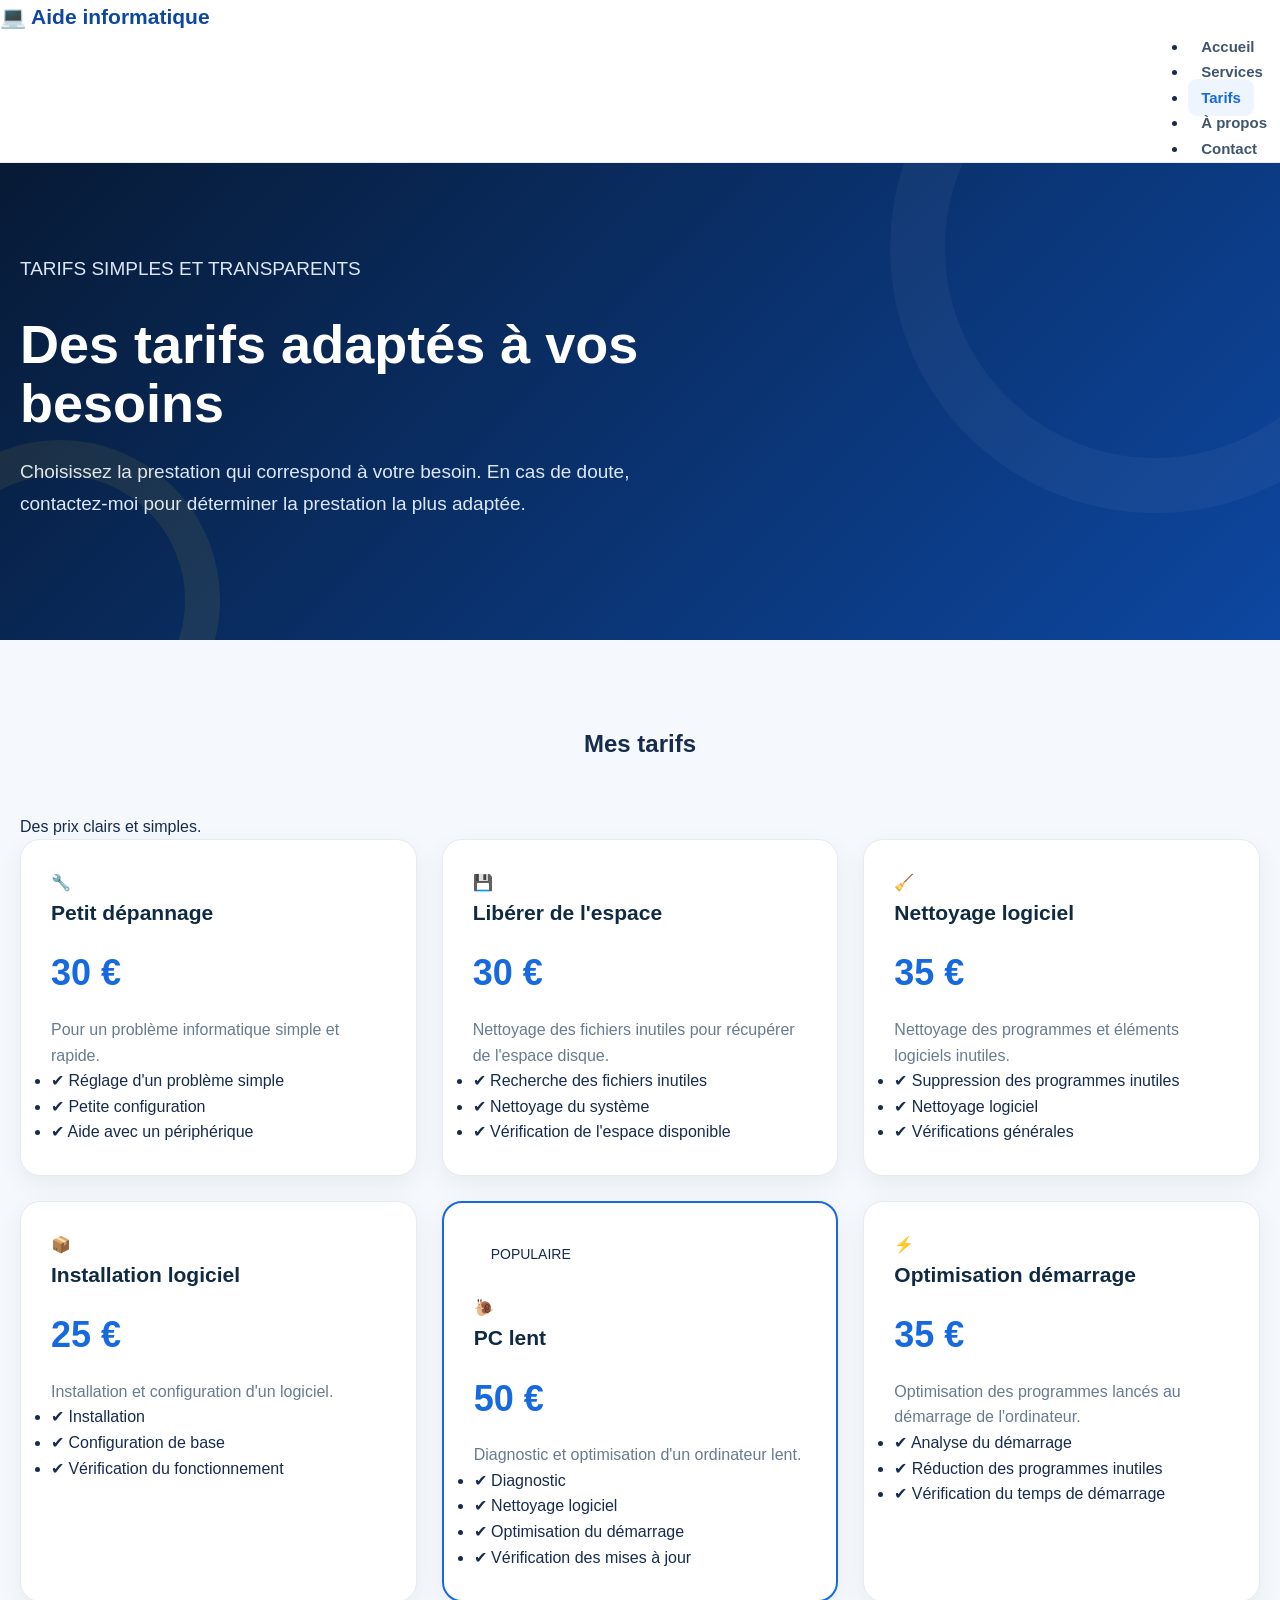
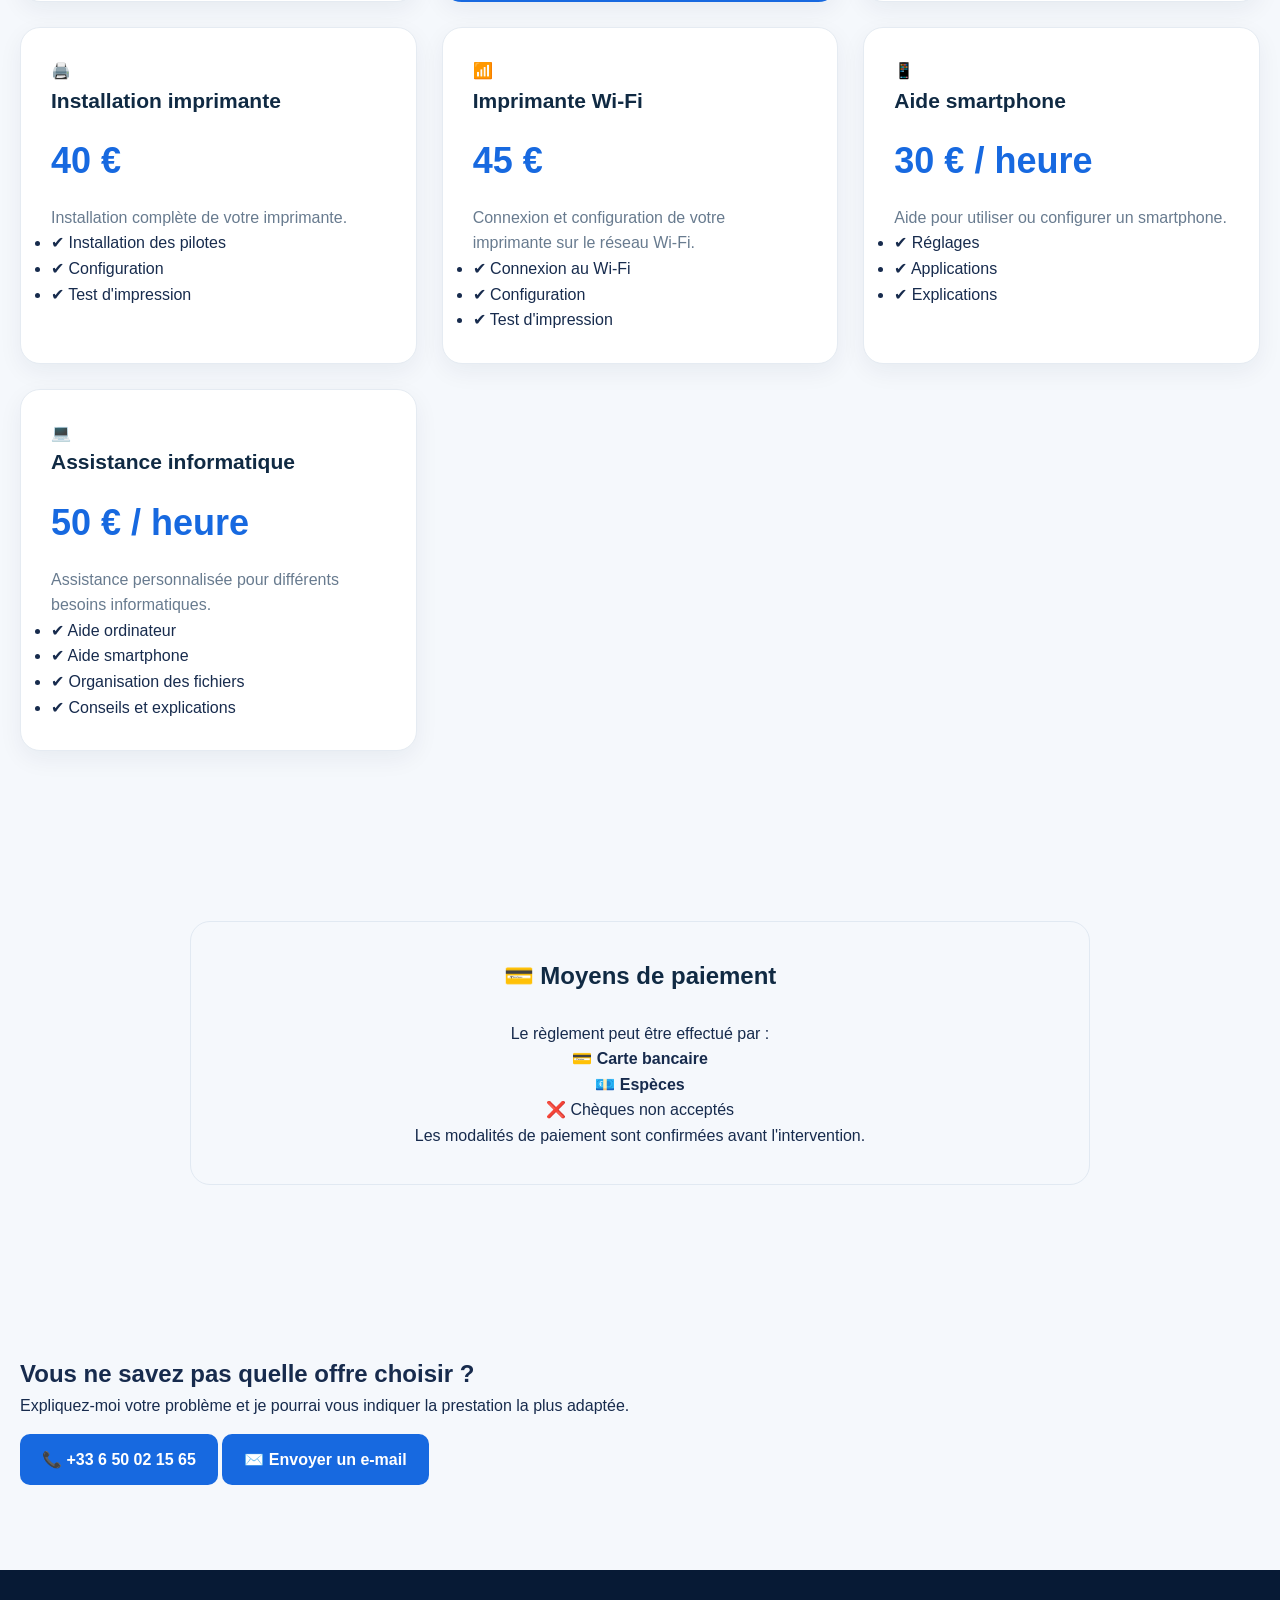
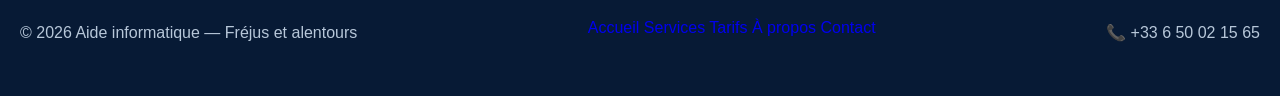
<file: tarifs.html>
<!DOCTYPE html>
<html lang="fr">
<head>
    <meta charset="UTF-8">
    <meta name="viewport" content="width=device-width, initial-scale=1.0">

    <title>Tarifs | Aide informatique à Fréjus</title>

    <meta name="description"
          content="Découvrez les tarifs de Aide informatique à Fréjus : dépannage, PC lent, imprimante et assistance informatique.">

    <link rel="stylesheet" href="style.css">
</head>

<body>

    <!-- =========================
         HEADER
    ========================== -->
    <header class="navbar">

        <a href="index.html" class="logo">
            💻 Aide <span>informatique</span>
        </a>

        <nav>
            <ul class="menu">
                <li><a href="index.html">Accueil</a></li>
                <li><a href="services.html">Services</a></li>
                <li><a href="tarifs.html" class="active">Tarifs</a></li>
                <li><a href="apropos.html">À propos</a></li>
                <li><a href="contact.html">Contact</a></li>
            </ul>
        </nav>

    </header>


    <!-- =========================
         HERO
    ========================== -->
    <section class="hero">

        <div class="hero-content">

            <p class="surtitle">
                TARIFS SIMPLES ET TRANSPARENTS
            </p>

            <h1>
                Des tarifs adaptés à vos besoins
            </h1>

            <p class="hero-text">
                Choisissez la prestation qui correspond à votre besoin.
                En cas de doute, contactez-moi pour déterminer la
                prestation la plus adaptée.
            </p>

        </div>

    </section>


    <!-- =========================
         TARIFS
    ========================== -->
    <section class="section">

        <h2 class="section-title">
            Mes tarifs
        </h2>

        <p class="section-intro">
            Des prix clairs et simples.
        </p>


        <div class="pricing-grid">


            <!-- 1 -->
            <div class="price-card">

                <div class="icon">🔧</div>

                <h3>
                    Petit dépannage
                </h3>

                <div class="price">
                    30 €
                </div>

                <p class="price-info">
                    Pour un problème informatique simple et rapide.
                </p>

                <ul>
                    <li>✔ Réglage d'un problème simple</li>
                    <li>✔ Petite configuration</li>
                    <li>✔ Aide avec un périphérique</li>
                </ul>

            </div>


            <!-- 2 -->
            <div class="price-card">

                <div class="icon">💾</div>

                <h3>
                    Libérer de l'espace
                </h3>

                <div class="price">
                    30 €
                </div>

                <p class="price-info">
                    Nettoyage des fichiers inutiles pour récupérer
                    de l'espace disque.
                </p>

                <ul>
                    <li>✔ Recherche des fichiers inutiles</li>
                    <li>✔ Nettoyage du système</li>
                    <li>✔ Vérification de l'espace disponible</li>
                </ul>

            </div>


            <!-- 3 -->
            <div class="price-card">

                <div class="icon">🧹</div>

                <h3>
                    Nettoyage logiciel
                </h3>

                <div class="price">
                    35 €
                </div>

                <p class="price-info">
                    Nettoyage des programmes et éléments logiciels
                    inutiles.
                </p>

                <ul>
                    <li>✔ Suppression des programmes inutiles</li>
                    <li>✔ Nettoyage logiciel</li>
                    <li>✔ Vérifications générales</li>
                </ul>

            </div>


            <!-- 4 -->
            <div class="price-card">

                <div class="icon">📦</div>

                <h3>
                    Installation logiciel
                </h3>

                <div class="price">
                    25 €
                </div>

                <p class="price-info">
                    Installation et configuration d'un logiciel.
                </p>

                <ul>
                    <li>✔ Installation</li>
                    <li>✔ Configuration de base</li>
                    <li>✔ Vérification du fonctionnement</li>
                </ul>

            </div>


            <!-- 5 -->
            <div class="price-card featured">

                <div class="badge">
                    POPULAIRE
                </div>

                <div class="icon">🐌</div>

                <h3>
                    PC lent
                </h3>

                <div class="price">
                    50 €
                </div>

                <p class="price-info">
                    Diagnostic et optimisation d'un ordinateur lent.
                </p>

                <ul>
                    <li>✔ Diagnostic</li>
                    <li>✔ Nettoyage logiciel</li>
                    <li>✔ Optimisation du démarrage</li>
                    <li>✔ Vérification des mises à jour</li>
                </ul>

            </div>


            <!-- 6 -->
            <div class="price-card">

                <div class="icon">⚡</div>

                <h3>
                    Optimisation démarrage
                </h3>

                <div class="price">
                    35 €
                </div>

                <p class="price-info">
                    Optimisation des programmes lancés au démarrage
                    de l'ordinateur.
                </p>

                <ul>
                    <li>✔ Analyse du démarrage</li>
                    <li>✔ Réduction des programmes inutiles</li>
                    <li>✔ Vérification du temps de démarrage</li>
                </ul>

            </div>


            <!-- 7 -->
            <div class="price-card">

                <div class="icon">🖨️</div>

                <h3>
                    Installation imprimante
                </h3>

                <div class="price">
                    40 €
                </div>

                <p class="price-info">
                    Installation complète de votre imprimante.
                </p>

                <ul>
                    <li>✔ Installation des pilotes</li>
                    <li>✔ Configuration</li>
                    <li>✔ Test d'impression</li>
                </ul>

            </div>


            <!-- 8 -->
            <div class="price-card">

                <div class="icon">📶</div>

                <h3>
                    Imprimante Wi-Fi
                </h3>

                <div class="price">
                    45 €
                </div>

                <p class="price-info">
                    Connexion et configuration de votre imprimante
                    sur le réseau Wi-Fi.
                </p>

                <ul>
                    <li>✔ Connexion au Wi-Fi</li>
                    <li>✔ Configuration</li>
                    <li>✔ Test d'impression</li>
                </ul>

            </div>


            <!-- 9 -->
            <div class="price-card">

                <div class="icon">📱</div>

                <h3>
                    Aide smartphone
                </h3>

                <div class="price">
                    30 € <span>/ heure</span>
                </div>

                <p class="price-info">
                    Aide pour utiliser ou configurer un smartphone.
                </p>

                <ul>
                    <li>✔ Réglages</li>
                    <li>✔ Applications</li>
                    <li>✔ Explications</li>
                </ul>

            </div>


            <!-- 10 -->
            <div class="price-card">

                <div class="icon">💻</div>

                <h3>
                    Assistance informatique
                </h3>

                <div class="price">
                    50 € <span>/ heure</span>
                </div>

                <p class="price-info">
                    Assistance personnalisée pour différents besoins
                    informatiques.
                </p>

                <ul>
                    <li>✔ Aide ordinateur</li>
                    <li>✔ Aide smartphone</li>
                    <li>✔ Organisation des fichiers</li>
                    <li>✔ Conseils et explications</li>
                </ul>

            </div>

        </div>

    </section>


    <!-- =========================
         MOYENS DE PAIEMENT
    ========================== -->
    <section class="section">

        <div class="payment-box">

            <h2>
                💳 Moyens de paiement
            </h2>

            <p>
                Le règlement peut être effectué par :
            </p>

            <div class="payment-methods">

                <div class="payment-method">
                    <span>💳</span>
                    <strong>Carte bancaire</strong>
                </div>

                <div class="payment-method">
                    <span>💶</span>
                    <strong>Espèces</strong>
                </div>

            </div>

            <p class="no-check">
                ❌ Chèques non acceptés
            </p>

            <p class="payment-info">
                Les modalités de paiement sont confirmées avant
                l'intervention.
            </p>

        </div>

    </section>


    <!-- =========================
         CONTACT
    ========================== -->
    <section class="section contact">

        <div class="contact-content">

            <h2>
                Vous ne savez pas quelle offre choisir ?
            </h2>

            <p>
                Expliquez-moi votre problème et je pourrai vous
                indiquer la prestation la plus adaptée.
            </p>

            <div class="contact-buttons">

                <a href="tel:+33650021565" class="contact-button">
                    📞 +33 6 50 02 15 65
                </a>

                <a href="mailto:raphaelmaury83600@gmail.com"
                   class="contact-button">
                    ✉️ Envoyer un e-mail
                </a>

            </div>

        </div>

    </section>


    <!-- =========================
         FOOTER
    ========================== -->
    <footer>

        <div class="footer-content">

            <p>
                © 2026 Aide informatique — Fréjus et alentours
            </p>

            <div class="footer-links">

                <a href="index.html">
                    Accueil
                </a>

                <a href="services.html">
                    Services
                </a>

                <a href="tarifs.html">
                    Tarifs
                </a>

                <a href="apropos.html">
                    À propos
                </a>

                <a href="contact.html">
                    Contact
                </a>

            </div>

            <p>
                📞 +33 6 50 02 15 65
            </p>

        </div>

    </footer>

</body>
</html>
</file>
<file: style.css>
/* =========================================================
   AIDE INFORMATIQUE - STYLE.CSS COMPLET
   ========================================================= */


/* =========================================================
   RESET
   ========================================================= */

* {
    margin: 0;
    padding: 0;
    box-sizing: border-box;
}

html {
    scroll-behavior: smooth;
}

body {
    font-family: Arial, Helvetica, sans-serif;
    background: #f5f8fc;
    color: #172b4d;
    line-height: 1.6;
}

a {
    text-decoration: none;
}

img {
    max-width: 100%;
    display: block;
}

.container {
    width: min(1150px, 92%);
    margin: 0 auto;
}


/* =========================================================
   HEADER
   ========================================================= */

.site-header,
header {
    background: #ffffff;
    border-bottom: 1px solid #e7edf4;
    position: sticky;
    top: 0;
    z-index: 1000;
}

.nav {
    min-height: 75px;
    display: flex;
    align-items: center;
    justify-content: space-between;
    gap: 25px;
}

.logo {
    color: #0d47a1;
    font-size: 21px;
    font-weight: 800;
    white-space: nowrap;
}

nav {
    display: flex;
    align-items: center;
    justify-content: flex-end;
    gap: 7px;
    flex-wrap: wrap;
}

nav a {
    color: #40556d;
    font-size: 15px;
    font-weight: 600;
    padding: 10px 13px;
    border-radius: 9px;
    transition: 0.2s ease;
}

nav a:hover {
    color: #1769e0;
    background: #eef5ff;
}

nav a.active {
    color: #1769e0;
    background: #eef5ff;
    font-weight: 800;
}


/* =========================================================
   BOUTONS GENERAUX
   ========================================================= */

.btn {
    display: inline-block;
    padding: 13px 23px;
    border-radius: 10px;
    font-weight: 700;
    border: none;
    cursor: pointer;
    transition: 0.2s ease;
}

.btn:hover {
    transform: translateY(-2px);
}

.btn-primary {
    background: #1769e0;
    color: white;
}

.btn-primary:hover {
    background: #0d4fa8;
}

.btn-secondary {
    background: #ffd43b;
    color: #172b4d;
}

.btn-secondary:hover {
    background: #f5c400;
}


/* =========================================================
   HERO - ACCUEIL
   ========================================================= */

.hero {
    background:
        linear-gradient(135deg, #071a35, #0d47a1);
    color: white;
    padding: 90px 20px;
    position: relative;
    overflow: hidden;
}

.hero::before {
    content: "";
    position: absolute;
    width: 420px;
    height: 420px;
    border: 55px solid rgba(255, 255, 255, 0.04);
    border-radius: 50%;
    right: -140px;
    top: -180px;
}

.hero::after {
    content: "";
    position: absolute;
    width: 250px;
    height: 250px;
    border: 35px solid rgba(255, 212, 59, 0.08);
    border-radius: 50%;
    left: -100px;
    bottom: -120px;
}

.hero .container {
    position: relative;
    z-index: 2;
}

.hero h1 {
    max-width: 800px;
    font-size: 54px;
    line-height: 1.1;
    margin-bottom: 22px;
}

.hero h1 span {
    color: #ffd43b;
}

.hero p {
    max-width: 700px;
    color: #dce8f8;
    font-size: 19px;
    line-height: 1.7;
    margin-bottom: 30px;
}

.hero-buttons {
    display: flex;
    gap: 14px;
    flex-wrap: wrap;
}


/* =========================================================
   HERO CONTACT
   ========================================================= */

.contact-hero {
    padding: 100px 20px;
    background:
        linear-gradient(135deg, #071a35, #0d47a1);
    color: white;
    position: relative;
    overflow: hidden;
}

.contact-hero::before {
    content: "";
    position: absolute;
    width: 350px;
    height: 350px;
    border-radius: 50%;
    border: 50px solid rgba(255, 255, 255, 0.05);
    right: -100px;
    top: -120px;
}

.contact-hero-content {
    max-width: 750px;
    position: relative;
    z-index: 2;
}

.badge {
    display: inline-block;
    padding: 9px 16px;
    border-radius: 30px;
    background: rgba(255, 255, 255, 0.12);
    border: 1px solid rgba(255, 255, 255, 0.2);
    font-size: 14px;
    margin-bottom: 20px;
}

.contact-hero h1 {
    font-size: 52px;
    line-height: 1.1;
    margin-bottom: 25px;
}

.contact-hero h1 span {
    color: #ffd43b;
}

.contact-hero p {
    font-size: 19px;
    line-height: 1.7;
    max-width: 650px;
    color: #dce8f8;
}


/* =========================================================
   SECTIONS
   ========================================================= */

section {
    width: 100%;
}

.section {
    padding: 85px 20px;
}

.section-title {
    text-align: center;
    max-width: 700px;
    margin: 0 auto 50px;
}

.section-title > span {
    color: #1769e0;
    font-size: 13px;
    font-weight: 800;
    letter-spacing: 2px;
}

.section-title h2 {
    color: #102a43;
    font-size: 36px;
    line-height: 1.2;
    margin: 10px 0 15px;
}

.section-title p {
    color: #687b8f;
    line-height: 1.7;
}


/* =========================================================
   CARTES SERVICES
   ========================================================= */

.services {
    padding: 85px 20px;
    background: #ffffff;
}

.services-grid {
    display: grid;
    grid-template-columns: repeat(3, 1fr);
    gap: 25px;
}

.service-card {
    background: white;
    border: 1px solid #e5ebf2;
    border-radius: 18px;
    padding: 30px;
    box-shadow: 0 8px 25px rgba(17, 42, 70, 0.06);
    transition: 0.25s ease;
}

.service-card:hover {
    transform: translateY(-7px);
    box-shadow: 0 18px 40px rgba(17, 42, 70, 0.12);
}

.service-icon {
    width: 62px;
    height: 62px;
    display: flex;
    align-items: center;
    justify-content: center;
    border-radius: 16px;
    background: #eaf2ff;
    font-size: 29px;
    margin-bottom: 20px;
}

.service-card h3 {
    color: #102a43;
    font-size: 21px;
    margin-bottom: 10px;
}

.service-card p {
    color: #687b8f;
    line-height: 1.6;
}


/* =========================================================
   LISTES
   ========================================================= */

.service-list {
    list-style: none;
    margin-top: 15px;
}

.service-list li {
    color: #52677d;
    margin: 8px 0;
    padding-left: 22px;
    position: relative;
}

.service-list li::before {
    content: "✓";
    position: absolute;
    left: 0;
    color: #1769e0;
    font-weight: 800;
}


/* =========================================================
   CATEGORIES SERVICES
   ========================================================= */

.service-category {
    margin-bottom: 65px;
}

.service-category-title {
    display: flex;
    align-items: center;
    gap: 12px;
    margin-bottom: 25px;
}

.service-category-title h2 {
    color: #102a43;
    font-size: 29px;
}

.service-category-title span {
    font-size: 28px;
}


/* =========================================================
   TARIFS
   ========================================================= */

.pricing {
    padding: 85px 20px;
    background: #f5f8fc;
}

.pricing-grid {
    display: grid;
    grid-template-columns: repeat(3, 1fr);
    gap: 25px;
}

.price-card {
    background: white;
    border: 1px solid #e5ebf2;
    border-radius: 20px;
    padding: 30px;
    box-shadow: 0 8px 25px rgba(17, 42, 70, 0.06);
    position: relative;
    transition: 0.25s ease;
}

.price-card:hover {
    transform: translateY(-6px);
    box-shadow: 0 18px 40px rgba(17, 42, 70, 0.12);
}

.price-card.featured {
    border: 2px solid #1769e0;
}

.popular {
    position: absolute;
    top: -13px;
    left: 50%;
    transform: translateX(-50%);
    background: #1769e0;
    color: white;
    padding: 6px 15px;
    border-radius: 20px;
    font-size: 11px;
    font-weight: 800;
    letter-spacing: 1px;
}

.price-card h3 {
    color: #102a43;
    font-size: 21px;
    margin-bottom: 10px;
}

.price {
    color: #1769e0;
    font-size: 36px;
    font-weight: 900;
    margin: 15px 0;
}

.price small {
    color: #687b8f;
    font-size: 14px;
    font-weight: 500;
}

.price-card p {
    color: #687b8f;
    line-height: 1.6;
}


/* =========================================================
   PAIEMENT
   ========================================================= */

.payment-section {
    padding: 60px 20px;
    background: white;
}

.payment-box {
    max-width: 900px;
    margin: 0 auto;
    background: #f5f8fc;
    border: 1px solid #e1e9f2;
    border-radius: 20px;
    padding: 35px;
    text-align: center;
}

.payment-box h2 {
    color: #102a43;
    margin-bottom: 25px;
}

.payment-options {
    display: flex;
    justify-content: center;
    gap: 15px;
    flex-wrap: wrap;
}

.payment-option {
    background: white;
    padding: 15px 22px;
    border-radius: 12px;
    border: 1px solid #e2e9f1;
    color: #40556d;
    font-weight: 700;
}

.payment-note {
    margin-top: 20px;
    color: #687b8f;
    font-size: 14px;
}


/* =========================================================
   CONTACT
   ========================================================= */

.contact-section {
    padding: 85px 20px;
    background: #f5f8fc;
}

.contact-grid {
    display: grid;
    grid-template-columns: repeat(3, 1fr);
    gap: 25px;
    margin-bottom: 90px;
}

.contact-card {
    background: white;
    padding: 35px 28px;
    border-radius: 20px;
    text-align: center;
    box-shadow: 0 10px 35px rgba(17, 42, 70, 0.08);
    border: 1px solid #e8eef5;
    transition: transform 0.25s ease, box-shadow 0.25s ease;
}

.contact-card:hover {
    transform: translateY(-7px);
    box-shadow: 0 18px 45px rgba(17, 42, 70, 0.13);
}

.contact-card.featured {
    border: 2px solid #1769e0;
    position: relative;
}

.contact-card.featured::before {
    content: "RECOMMANDÉ";
    position: absolute;
    top: -13px;
    left: 50%;
    transform: translateX(-50%);
    background: #1769e0;
    color: white;
    padding: 6px 15px;
    border-radius: 20px;
    font-size: 11px;
    font-weight: 800;
    letter-spacing: 1px;
}

.contact-icon {
    width: 70px;
    height: 70px;
    display: flex;
    align-items: center;
    justify-content: center;
    margin: 0 auto 20px;
    background: #eaf2ff;
    border-radius: 18px;
    font-size: 30px;
}

.contact-card h3 {
    color: #102a43;
    font-size: 23px;
    margin-bottom: 12px;
}

.contact-card p {
    color: #687b8f;
    line-height: 1.6;
    min-height: 55px;
}

.contact-card strong {
    display: block;
    margin-top: 18px;
    color: #102a43;
    font-size: 14px;
}

.contact-button {
    display: inline-block;
    margin-top: 15px;
    padding: 13px 22px;
    background: #1769e0;
    color: white;
    text-decoration: none;
    border-radius: 10px;
    font-weight: 700;
    transition: 0.2s ease;
}

.contact-button:hover {
    background: #0d4fa8;
    transform: translateY(-2px);
}

.zone-label {
    display: inline-block;
    margin-top: 15px;
    padding: 10px 15px;
    background: #eef5ff;
    color: #1769e0;
    border-radius: 10px;
    font-weight: 700;
}


/* =========================================================
   COMMENT CA MARCHE
   ========================================================= */

.how-section {
    margin-bottom: 70px;
}

.steps {
    display: grid;
    grid-template-columns: repeat(3, 1fr);
    gap: 25px;
}

.step {
    display: flex;
    gap: 18px;
    background: white;
    padding: 25px;
    border-radius: 16px;
    border: 1px solid #e5ebf2;
}

.step-number {
    min-width: 45px;
    height: 45px;
    border-radius: 50%;
    background: #1769e0;
    color: white;
    display: flex;
    align-items: center;
    justify-content: center;
    font-size: 20px;
    font-weight: 800;
}

.step h3 {
    margin: 0 0 8px;
    color: #102a43;
}

.step p {
    margin: 0;
    color: #687b8f;
    line-height: 1.5;
}


/* =========================================================
   CONFIDENTIALITE
   ========================================================= */

.privacy-box {
    display: flex;
    align-items: center;
    gap: 22px;
    max-width: 900px;
    margin: 0 auto 70px;
    padding: 28px;
    background: white;
    border-left: 5px solid #1769e0;
    border-radius: 14px;
    box-shadow: 0 8px 25px rgba(17, 42, 70, 0.06);
}

.privacy-icon {
    font-size: 38px;
}

.privacy-box h3 {
    margin: 0 0 8px;
    color: #102a43;
}

.privacy-box p {
    margin: 0;
    color: #687b8f;
    line-height: 1.6;
}


/* =========================================================
   CTA CONTACT
   ========================================================= */

.contact-cta {
    text-align: center;
    padding: 55px 30px;
    border-radius: 25px;
    background: linear-gradient(135deg, #0d47a1, #1769e0);
    color: white;
    box-shadow: 0 15px 40px rgba(23, 105, 224, 0.2);
}

.contact-cta h2 {
    font-size: 34px;
    margin-bottom: 12px;
}

.contact-cta p {
    color: #dce8f8;
    margin-bottom: 28px;
}

.cta-buttons {
    display: flex;
    justify-content: center;
    gap: 15px;
    flex-wrap: wrap;
}

.cta-phone,
.cta-email {
    display: inline-block;
    padding: 14px 25px;
    border-radius: 10px;
    text-decoration: none;
    font-weight: 700;
    transition: 0.2s ease;
}

.cta-phone {
    background: #ffd43b;
    color: #102a43;
}

.cta-email {
    background: white;
    color: #1769e0;
}

.cta-phone:hover,
.cta-email:hover {
    transform: translateY(-3px);
}


/* =========================================================
   A PROPOS
   ========================================================= */

.about-section {
    padding: 85px 20px;
    background: white;
}

.about-content {
    display: grid;
    grid-template-columns: 1fr 1fr;
    gap: 50px;
    align-items: center;
}

.about-text h2 {
    color: #102a43;
    font-size: 38px;
    line-height: 1.2;
    margin-bottom: 20px;
}

.about-text p {
    color: #687b8f;
    line-height: 1.8;
    margin-bottom: 15px;
}

.about-card {
    background: #f5f8fc;
    padding: 35px;
    border-radius: 20px;
    border: 1px solid #e5ebf2;
}

.about-card h3 {
    color: #102a43;
    margin-bottom: 20px;
}

.about-item {
    display: flex;
    gap: 15px;
    margin-bottom: 20px;
}

.about-item-icon {
    font-size: 25px;
}

.about-item h4 {
    color: #102a43;
    margin-bottom: 4px;
}

.about-item p {
    color: #687b8f;
    font-size: 14px;
}


/* =========================================================
   AVANTAGES
   ========================================================= */

.advantages {
    padding: 80px 20px;
    background: #f5f8fc;
}

.advantages-grid {
    display: grid;
    grid-template-columns: repeat(4, 1fr);
    gap: 20px;
}

.advantage {
    background: white;
    padding: 28px 22px;
    text-align: center;
    border-radius: 16px;
    border: 1px solid #e5ebf2;
}

.advantage-icon {
    font-size: 32px;
    margin-bottom: 12px;
}

.advantage h3 {
    color: #102a43;
    margin-bottom: 8px;
}

.advantage p {
    color: #687b8f;
    font-size: 14px;
}


/* =========================================================
   BLOCS D'INFORMATION
   ========================================================= */

.info-box {
    background: #eef5ff;
    border-left: 5px solid #1769e0;
    padding: 25px;
    border-radius: 12px;
    margin: 30px 0;
}

.info-box h3 {
    color: #102a43;
    margin-bottom: 8px;
}

.info-box p {
    color: #52677d;
}


/* =========================================================
   FOOTER
   ========================================================= */

.site-footer,
footer {
    background: #071a35;
    color: white;
}

.footer-content {
    display: flex;
    justify-content: space-between;
    gap: 30px;
    padding: 45px 20px;
}

.footer-content h3 {
    margin-bottom: 10px;
}

.footer-content p {
    color: #b7c7d9;
    margin: 5px 0;
}

.footer-bottom {
    text-align: center;
    padding: 18px 20px;
    border-top: 1px solid rgba(255, 255, 255, 0.1);
    color: #9fb1c5;
    font-size: 14px;
}


/* =========================================================
   PETITS DETAILS
   ========================================================= */

.text-center {
    text-align: center;
}

.mt-20 {
    margin-top: 20px;
}

.mt-30 {
    margin-top: 30px;
}

.mb-20 {
    margin-bottom: 20px;
}

.mb-30 {
    margin-bottom: 30px;
}

.highlight {
    color: #1769e0;
    font-weight: 800;
}


/* =========================================================
   RESPONSIVE TABLETTE
   ========================================================= */

@media (max-width: 950px) {

    .nav {
        flex-direction: column;
        justify-content: center;
        padding: 15px 0;
    }

    nav {
        justify-content: center;
    }

    .services-grid,
    .pricing-grid,
    .contact-grid {
        grid-template-columns: repeat(2, 1fr);
    }

    .advantages-grid {
        grid-template-columns: repeat(2, 1fr);
    }

    .about-content {
        grid-template-columns: 1fr;
    }

    .steps {
        grid-template-columns: 1fr;
    }

    .hero h1 {
        font-size: 45px;
    }

    .contact-hero h1 {
        font-size: 45px;
    }
}


/* =========================================================
   RESPONSIVE TELEPHONE
   ========================================================= */

@media (max-width: 650px) {

    .container {
        width: 92%;
    }

    .site-header,
    header {
        position: relative;
    }

    .nav {
        padding: 18px 0;
    }

    .logo {
        font-size: 19px;
    }

    nav {
        gap: 3px;
    }

    nav a {
        font-size: 13px;
        padding: 8px 9px;
    }


    /* HERO */

    .hero {
        padding: 65px 20px;
    }

    .hero h1 {
        font-size: 36px;
    }

    .hero p {
        font-size: 16px;
    }

    .hero-buttons {
        flex-direction: column;
        align-items: stretch;
    }

    .hero-buttons .btn {
        text-align: center;
    }


    /* CONTACT HERO */

    .contact-hero {
        padding: 70px 20px;
    }

    .contact-hero h1 {
        font-size: 36px;
    }

    .contact-hero p {
        font-size: 16px;
    }


    /* TITRES */

    .section {
        padding: 60px 15px;
    }

    .section-title h2 {
        font-size: 29px;
    }


    /* CARTES */

    .services-grid,
    .pricing-grid,
    .contact-grid,
    .advantages-grid {
        grid-template-columns: 1fr;
    }

    .service-card,
    .price-card,
    .contact-card {
        padding: 28px 22px;
    }


    /* ETAPES */

    .steps {
        grid-template-columns: 1fr;
    }

    .step {
        padding: 20px;
    }


    /* ABOUT */

    .about-section {
        padding: 60px 15px;
    }

    .about-text h2 {
        font-size: 30px;
    }


    /* PRIVACY */

    .privacy-box {
        align-items: flex-start;
        padding: 22px;
    }

    .privacy-icon {
        font-size: 30px;
    }


    /* CTA */

    .contact-cta {
        padding: 40px 20px;
        border-radius: 18px;
    }

    .contact-cta h2 {
        font-size: 27px;
    }

    .cta-buttons {
        flex-direction: column;
    }

    .cta-phone,
    .cta-email {
        width: 100%;
        text-align: center;
    }


    /* FOOTER */

    .footer-content {
        flex-direction: column;
        padding: 35px 20px;
    }

    .footer-bottom {
        font-size: 12px;
    }
}


/* =========================================================
   TRES PETIT TELEPHONE
   ========================================================= */

@media (max-width: 400px) {

    nav a {
        font-size: 12px;
        padding: 7px 6px;
    }

    .hero h1 {
        font-size: 31px;
    }

    .contact-hero h1 {
        font-size: 31px;
    }

    .section-title h2 {
        font-size: 26px;
    }

    .price {
        font-size: 31px;
    }
}
</file>
